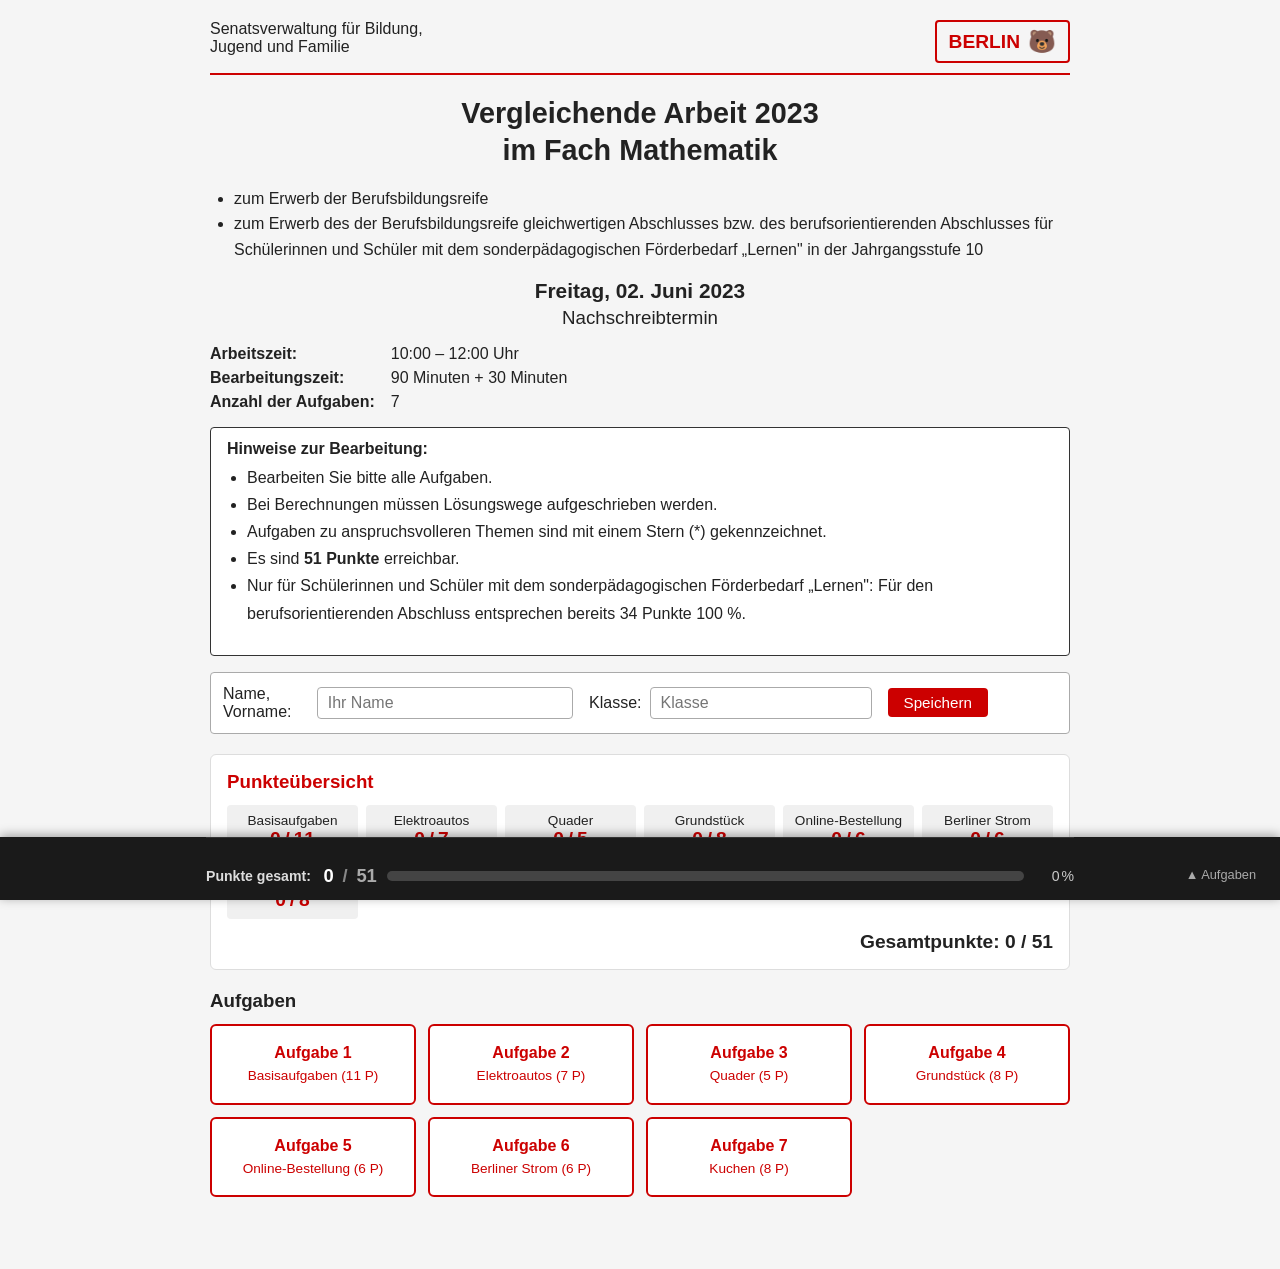
<file: index.html>
<!DOCTYPE html>
<html lang="de">
<head>
    <meta charset="UTF-8">
    <meta name="viewport" content="width=device-width, initial-scale=1.0">
    <title>Vergleichende Arbeit Mathematik 2023</title>
    <link rel="stylesheet" href="style.css">
</head>
<body>
    <div class="cover-page">
        <div class="header">
            <div class="header-text">
                <p>Senatsverwaltung für Bildung,<br>Jugend und Familie</p>
            </div>
            <div class="berlin-logo">
                <span class="berlin-text">BERLIN</span>
                <span class="bear">🐻</span>
            </div>
        </div>
        <div class="cover-content">
            <h1>Vergleichende Arbeit 2023<br>im Fach Mathematik</h1>
            <ul>
                <li>zum Erwerb der Berufsbildungsreife</li>
                <li>zum Erwerb des der Berufsbildungsreife gleichwertigen Abschlusses bzw. des berufsorientierenden Abschlusses für Schülerinnen und Schüler mit dem sonderpädagogischen Förderbedarf „Lernen" in der Jahrgangsstufe 10</li>
            </ul>
            <h2>Freitag, 02. Juni 2023</h2>
            <h3>Nachschreibtermin</h3>
            <div class="info-grid">
                <div><strong>Arbeitszeit:</strong></div><div>10:00 – 12:00 Uhr</div>
                <div><strong>Bearbeitungszeit:</strong></div><div>90 Minuten + 30 Minuten</div>
                <div><strong>Anzahl der Aufgaben:</strong></div><div>7</div>
            </div>
            <div class="hints-box">
                <p><strong>Hinweise zur Bearbeitung:</strong></p>
                <ul>
                    <li>Bearbeiten Sie bitte alle Aufgaben.</li>
                    <li>Bei Berechnungen müssen Lösungswege aufgeschrieben werden.</li>
                    <li>Aufgaben zu anspruchsvolleren Themen sind mit einem Stern (*) gekennzeichnet.</li>
                    <li>Es sind <strong>51 Punkte</strong> erreichbar.</li>
                    <li>Nur für Schülerinnen und Schüler mit dem sonderpädagogischen Förderbedarf „Lernen": Für den berufsorientierenden Abschluss entsprechen bereits 34 Punkte 100 %.</li>
                </ul>
            </div>
            <div class="student-info">
                <label>Name, Vorname: <input type="text" id="studentName" placeholder="Ihr Name"></label>
                <label>Klasse: <input type="text" id="studentClass" placeholder="Klasse"></label>
                <button onclick="saveStudentInfo()">Speichern</button>
            </div>
        </div>
        <div class="score-overview" id="scoreOverview">
            <h3>Punkteübersicht</h3>
            <div id="scoreGrid"></div>
            <div class="total-score">Gesamtpunkte: <span id="totalScore">0</span> / 51</div>
        </div>
        <nav class="task-nav">
            <h3>Aufgaben</h3>
            <div class="nav-grid">
                <a href="aufgabe1.html" class="nav-btn">Aufgabe 1<br><small>Basisaufgaben (11 P)</small></a>
                <a href="aufgabe2.html" class="nav-btn">Aufgabe 2<br><small>Elektroautos (7 P)</small></a>
                <a href="aufgabe3.html" class="nav-btn">Aufgabe 3<br><small>Quader (5 P)</small></a>
                <a href="aufgabe4.html" class="nav-btn">Aufgabe 4<br><small>Grundstück (8 P)</small></a>
                <a href="aufgabe5.html" class="nav-btn">Aufgabe 5<br><small>Online-Bestellung (6 P)</small></a>
                <a href="aufgabe6.html" class="nav-btn">Aufgabe 6<br><small>Berliner Strom (6 P)</small></a>
                <a href="aufgabe7.html" class="nav-btn">Aufgabe 7<br><small>Kuchen (8 P)</small></a>
            </div>
        </nav>
    </div>
    <script src="exam.js"></script>
    <script>
        loadStudentInfo();
        updateScoreOverview();
    </script>
</body>
</html>
</file>
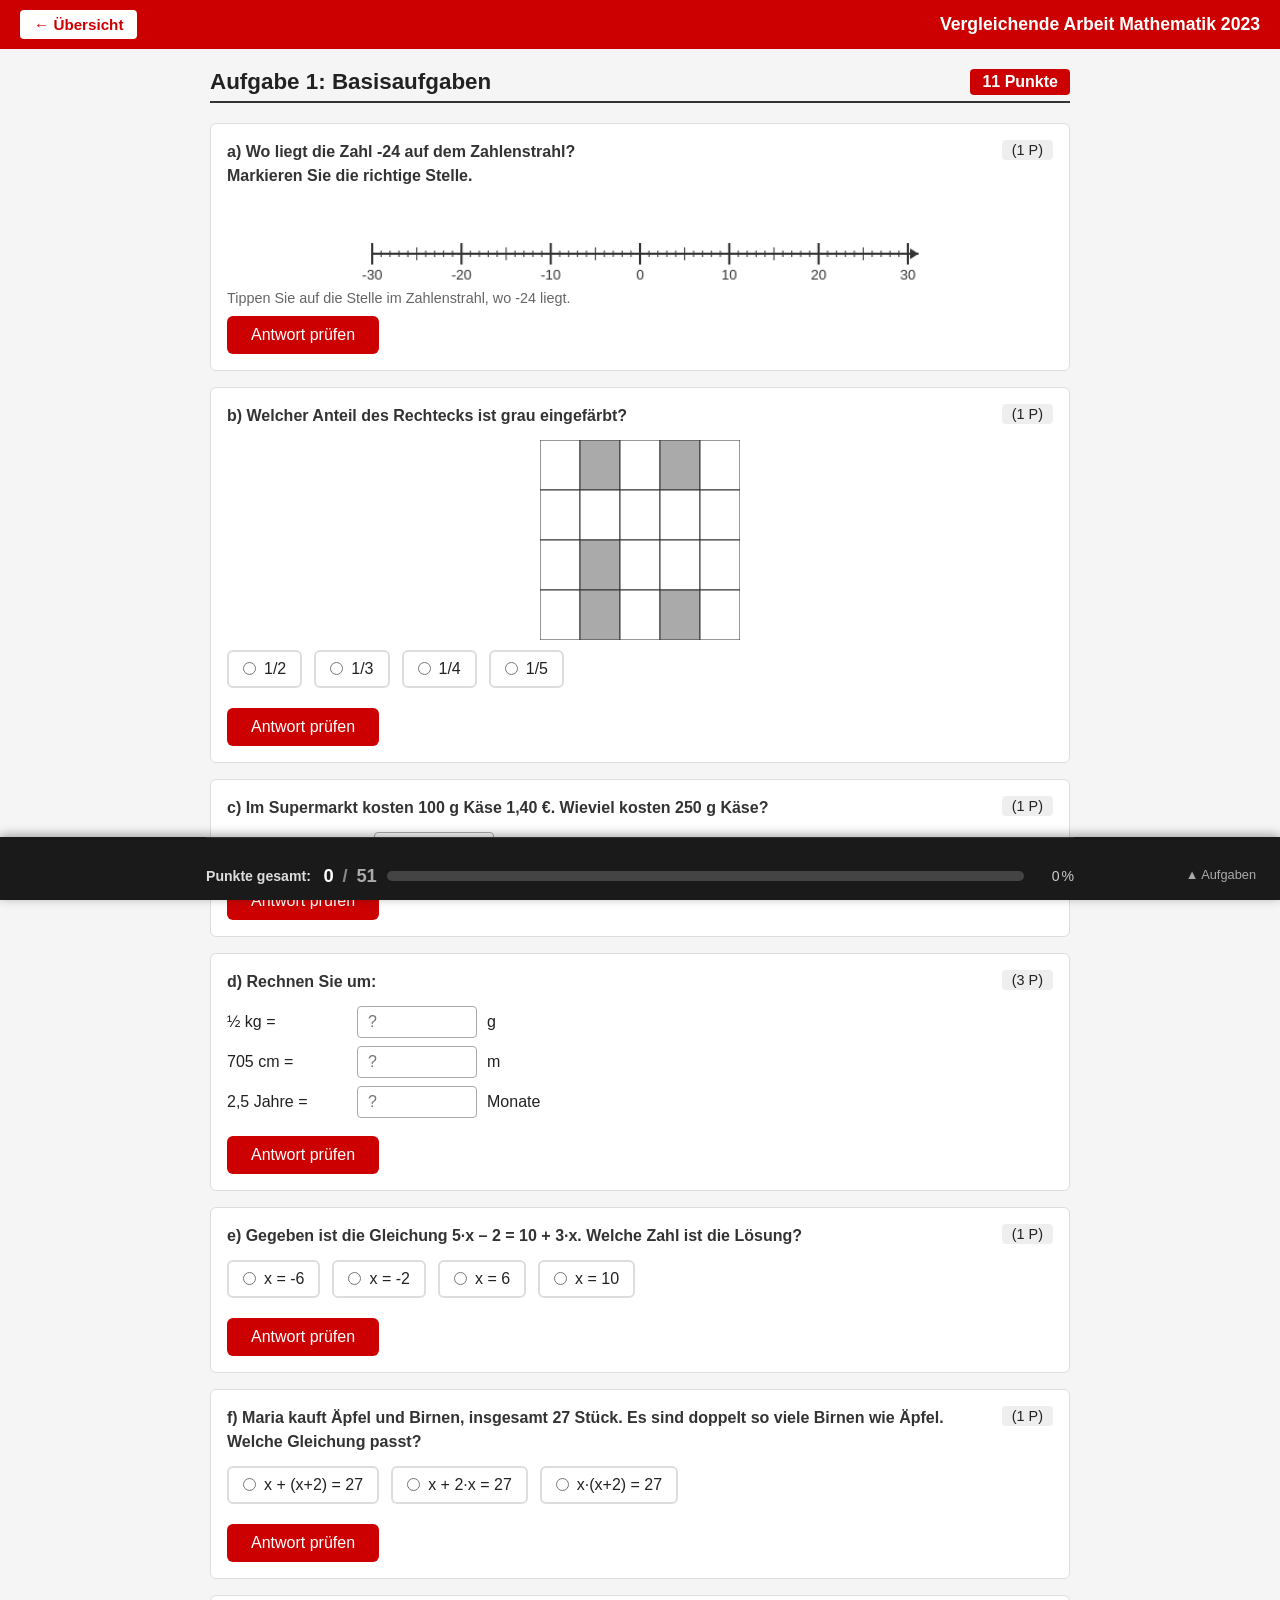
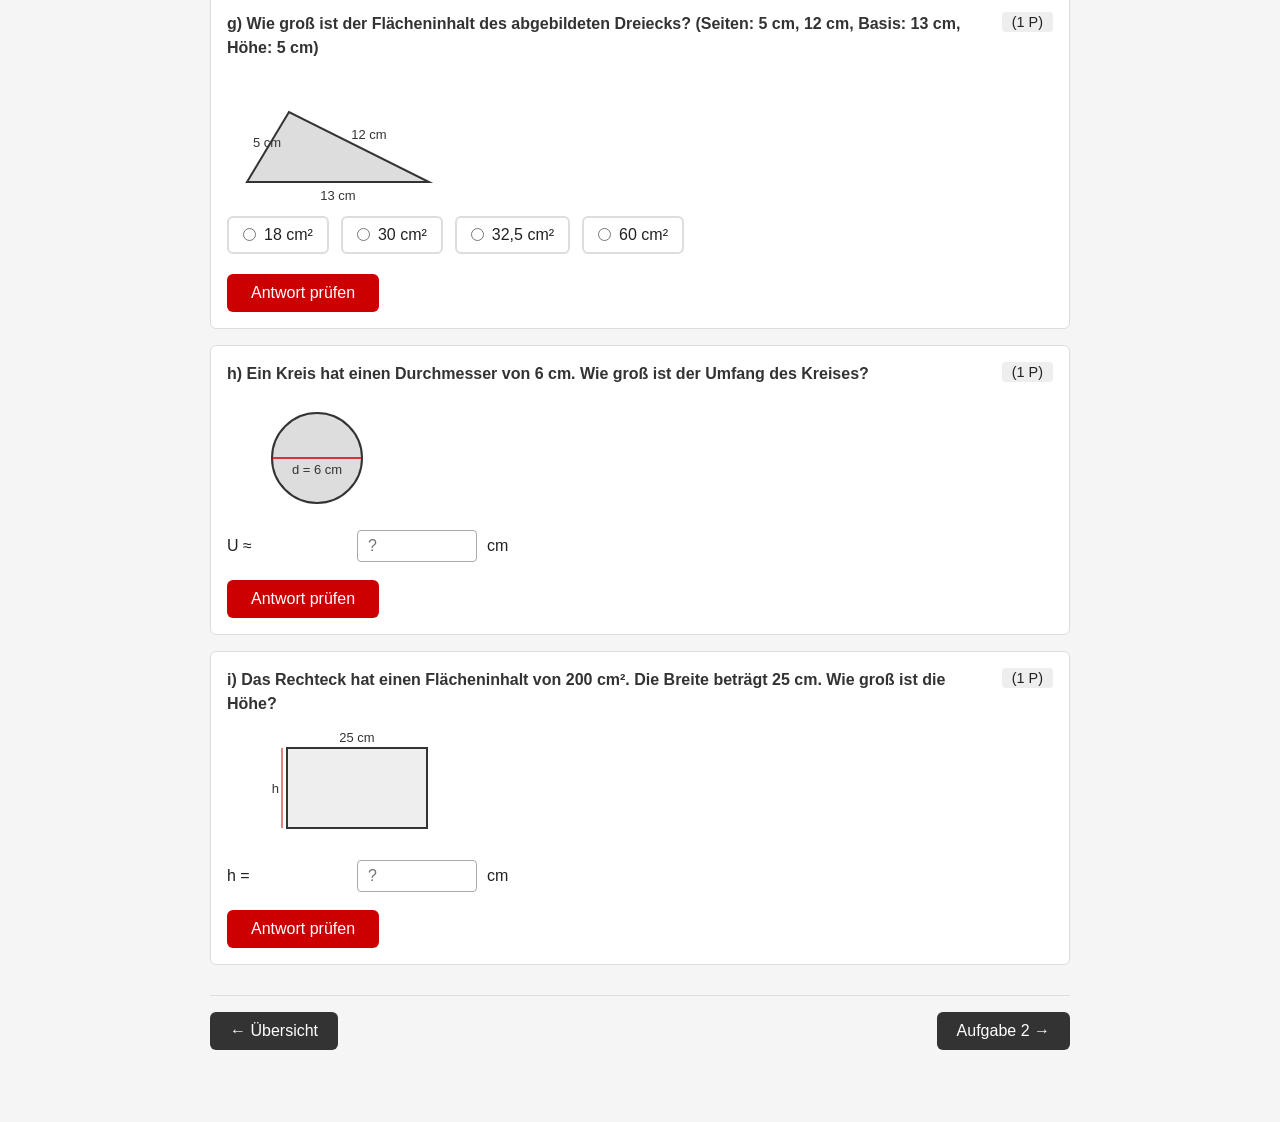
<file: aufgabe1.html>
<!DOCTYPE html>
<html lang="de">
<head>
    <meta charset="UTF-8">
    <meta name="viewport" content="width=device-width, initial-scale=1.0">
    <title>Aufgabe 1 – Basisaufgaben</title>
    <link rel="stylesheet" href="style.css">
</head>
<body>
<div class="page-header">
    <a href="index.html" class="back-btn">← Übersicht</a>
    <h2>Vergleichende Arbeit Mathematik 2023</h2>
</div>
<div class="task-page">
    <div class="task-title">
        Aufgabe 1: Basisaufgaben
        <span class="pts-badge">11 Punkte</span>
    </div>

    <!-- 1a: Zahlenstrahl -->
    <div class="subtask" id="sub1a">
        <div class="subtask-header">
            <div class="subtask-label">a) Wo liegt die Zahl -24 auf dem Zahlenstrahl?<br>Markieren Sie die richtige Stelle.</div>
            <div class="subtask-pts">(1 P)</div>
        </div>
        <canvas id="numberLineCanvas" width="560" height="80"></canvas>
        <p style="font-size:0.9rem;color:#666;margin-top:4px;">Tippen Sie auf die Stelle im Zahlenstrahl, wo -24 liegt.</p>
        <button class="submit-btn" id="btn1a" onclick="submit1a()">Antwort prüfen</button>
        <div class="feedback" id="fb1a"></div>
    </div>

    <!-- 1b: Bruch Rechteck -->
    <div class="subtask" id="sub1b">
        <div class="subtask-header">
            <div class="subtask-label">b) Welcher Anteil des Rechtecks ist grau eingefärbt?</div>
            <div class="subtask-pts">(1 P)</div>
        </div>
        <canvas id="rectCanvas" width="200" height="200" class="fraction-grid-canvas"></canvas>
        <div class="options" id="opts1b">
            <label class="option-label"><input type="radio" name="q1b" value="1/2"> 1/2</label>
            <label class="option-label"><input type="radio" name="q1b" value="1/3"> 1/3</label>
            <label class="option-label"><input type="radio" name="q1b" value="1/4"> 1/4</label>
            <label class="option-label"><input type="radio" name="q1b" value="1/5"> 1/5</label>
        </div>
        <button class="submit-btn" id="btn1b" onclick="submit1b()">Antwort prüfen</button>
        <div class="feedback" id="fb1b"></div>
    </div>

    <!-- 1c: Käse -->
    <div class="subtask" id="sub1c">
        <div class="subtask-header">
            <div class="subtask-label">c) Im Supermarkt kosten 100 g Käse 1,40 €. Wieviel kosten 250 g Käse?</div>
            <div class="subtask-pts">(1 P)</div>
        </div>
        <div class="input-row">
            <label>250 g Käse kosten:</label>
            <input type="text" id="in1c" placeholder="?"> €
        </div>
        <button class="submit-btn" id="btn1c" onclick="submit1c()">Antwort prüfen</button>
        <div class="feedback" id="fb1c"></div>
    </div>

    <!-- 1d: Umrechnung -->
    <div class="subtask" id="sub1d">
        <div class="subtask-header">
            <div class="subtask-label">d) Rechnen Sie um:</div>
            <div class="subtask-pts">(3 P)</div>
        </div>
        <div class="input-row">
            <label>½ kg =</label>
            <input type="text" id="in1d1" placeholder="?"> g
        </div>
        <div class="input-row">
            <label>705 cm =</label>
            <input type="text" id="in1d2" placeholder="?"> m
        </div>
        <div class="input-row">
            <label>2,5 Jahre =</label>
            <input type="text" id="in1d3" placeholder="?"> Monate
        </div>
        <button class="submit-btn" id="btn1d" onclick="submit1d()">Antwort prüfen</button>
        <div class="feedback" id="fb1d"></div>
    </div>

    <!-- 1e: Gleichung -->
    <div class="subtask" id="sub1e">
        <div class="subtask-header">
            <div class="subtask-label">e) Gegeben ist die Gleichung 5·x – 2 = 10 + 3·x. Welche Zahl ist die Lösung?</div>
            <div class="subtask-pts">(1 P)</div>
        </div>
        <div class="options" id="opts1e">
            <label class="option-label"><input type="radio" name="q1e" value="x=-6"> x = -6</label>
            <label class="option-label"><input type="radio" name="q1e" value="x=-2"> x = -2</label>
            <label class="option-label"><input type="radio" name="q1e" value="x=6"> x = 6</label>
            <label class="option-label"><input type="radio" name="q1e" value="x=10"> x = 10</label>
        </div>
        <button class="submit-btn" id="btn1e" onclick="submit1e()">Antwort prüfen</button>
        <div class="feedback" id="fb1e"></div>
    </div>

    <!-- 1f: Gleichung Äpfel/Birnen -->
    <div class="subtask" id="sub1f">
        <div class="subtask-header">
            <div class="subtask-label">f) Maria kauft Äpfel und Birnen, insgesamt 27 Stück. Es sind doppelt so viele Birnen wie Äpfel.<br>Welche Gleichung passt?</div>
            <div class="subtask-pts">(1 P)</div>
        </div>
        <div class="options" id="opts1f">
            <label class="option-label"><input type="radio" name="q1f" value="a"> x + (x+2) = 27</label>
            <label class="option-label"><input type="radio" name="q1f" value="b"> x + 2·x = 27</label>
            <label class="option-label"><input type="radio" name="q1f" value="c"> x·(x+2) = 27</label>
        </div>
        <button class="submit-btn" id="btn1f" onclick="submit1f()">Antwort prüfen</button>
        <div class="feedback" id="fb1f"></div>
    </div>

    <!-- 1g: Dreieck Flächeninhalt -->
    <div class="subtask" id="sub1g">
        <div class="subtask-header">
            <div class="subtask-label">g) Wie groß ist der Flächeninhalt des abgebildeten Dreiecks? (Seiten: 5 cm, 12 cm, Basis: 13 cm, Höhe: 5 cm)</div>
            <div class="subtask-pts">(1 P)</div>
        </div>
        <canvas id="triangleCanvas" width="300" height="130"></canvas>
        <div class="options" id="opts1g">
            <label class="option-label"><input type="radio" name="q1g" value="18"> 18 cm²</label>
            <label class="option-label"><input type="radio" name="q1g" value="30"> 30 cm²</label>
            <label class="option-label"><input type="radio" name="q1g" value="32.5"> 32,5 cm²</label>
            <label class="option-label"><input type="radio" name="q1g" value="60"> 60 cm²</label>
        </div>
        <button class="submit-btn" id="btn1g" onclick="submit1g()">Antwort prüfen</button>
        <div class="feedback" id="fb1g"></div>
    </div>

    <!-- 1h: Kreisumfang -->
    <div class="subtask" id="sub1h">
        <div class="subtask-header">
            <div class="subtask-label">h) Ein Kreis hat einen Durchmesser von 6 cm. Wie groß ist der Umfang des Kreises?</div>
            <div class="subtask-pts">(1 P)</div>
        </div>
        <canvas id="circleCanvas" width="180" height="120"></canvas>
        <div class="input-row">
            <label>U ≈</label>
            <input type="text" id="in1h" placeholder="?"> cm
        </div>
        <button class="submit-btn" id="btn1h" onclick="submit1h()">Antwort prüfen</button>
        <div class="feedback" id="fb1h"></div>
    </div>

    <!-- 1i: Rechteck Höhe -->
    <div class="subtask" id="sub1i">
        <div class="subtask-header">
            <div class="subtask-label">i) Das Rechteck hat einen Flächeninhalt von 200 cm². Die Breite beträgt 25 cm. Wie groß ist die Höhe?</div>
            <div class="subtask-pts">(1 P)</div>
        </div>
        <canvas id="rectHeightCanvas" width="220" height="120"></canvas>
        <div class="input-row">
            <label>h =</label>
            <input type="text" id="in1i" placeholder="?"> cm
        </div>
        <button class="submit-btn" id="btn1i" onclick="submit1i()">Antwort prüfen</button>
        <div class="feedback" id="fb1i"></div>
    </div>

    <div class="nav-footer">
        <a href="index.html">← Übersicht</a>
        <a href="aufgabe2.html">Aufgabe 2 →</a>
    </div>
</div>

<script src="exam.js"></script>
<script>
// ── Number Line ──
const NL_MIN = -30, NL_MAX = 30;
let nlMarkerX = null;
let nlCanvas, nlCtx;

function drawNumberLine(markerVal) {
    nlCanvas = document.getElementById('numberLineCanvas');
    nlCtx = nlCanvas.getContext('2d');
    const W = nlCanvas.width, H = nlCanvas.height;
    nlCtx.clearRect(0, 0, W, H);
    const PAD = 30;
    const lineY = H / 2 + 10;
    const lineW = W - 2 * PAD;

    function valToX(v) {
        return PAD + ((v - NL_MIN) / (NL_MAX - NL_MIN)) * lineW;
    }

    // Line
    nlCtx.beginPath();
    nlCtx.moveTo(PAD, lineY);
    nlCtx.lineTo(W - PAD + 10, lineY);
    nlCtx.lineWidth = 2;
    nlCtx.strokeStyle = '#333';
    nlCtx.stroke();
    // Arrow
    nlCtx.beginPath();
    nlCtx.moveTo(W - PAD + 10, lineY);
    nlCtx.lineTo(W - PAD + 2, lineY - 5);
    nlCtx.lineTo(W - PAD + 2, lineY + 5);
    nlCtx.fillStyle = '#333';
    nlCtx.fill();

    // Ticks and labels
    for (let v = NL_MIN; v <= NL_MAX; v++) {
        const x = valToX(v);
        const isMajor = v % 10 === 0;
        const isMed = v % 5 === 0;
        nlCtx.beginPath();
        nlCtx.moveTo(x, lineY - (isMajor ? 10 : isMed ? 6 : 3));
        nlCtx.lineTo(x, lineY + (isMajor ? 10 : isMed ? 6 : 3));
        nlCtx.lineWidth = isMajor ? 2 : 1;
        nlCtx.strokeStyle = '#333';
        nlCtx.stroke();
        if (isMajor) {
            nlCtx.fillStyle = '#333';
            nlCtx.font = '13px Arial';
            nlCtx.textAlign = 'center';
            nlCtx.fillText(v, x, lineY + 24);
        }
    }

    // Marker
    if (markerVal !== null) {
        const mx = valToX(markerVal);
        nlCtx.beginPath();
        nlCtx.arc(mx, lineY, 8, 0, Math.PI * 2);
        nlCtx.fillStyle = '#c00';
        nlCtx.fill();
        nlCtx.fillStyle = 'white';
        nlCtx.font = 'bold 10px Arial';
        nlCtx.textAlign = 'center';
        nlCtx.fillText('▼', mx, lineY + 4);
    }
}

drawNumberLine(null);

nlCanvas = document.getElementById('numberLineCanvas');
nlCanvas.addEventListener('click', function(e) {
    const ts = getTaskState('A1a');
    if (ts.correct) return;
    const rect = nlCanvas.getBoundingClientRect();
    const scaleX = nlCanvas.width / rect.width;
    const px = (e.clientX - rect.left) * scaleX;
    const PAD = 30;
    const lineW = nlCanvas.width - 2 * PAD;
    const val = NL_MIN + ((px - PAD) / lineW) * (NL_MAX - NL_MIN);
    nlMarkerX = Math.round(val);
    drawNumberLine(nlMarkerX);
});

function submit1a() {
    const ts = getTaskState('A1a');
    const firstTry = !ts.submitted;
    if (nlMarkerX === null) {
        showFeedback('fb1a', false, 'Bitte markieren Sie eine Stelle auf dem Zahlenstrahl.', 0);
        return;
    }
    const correct = nlMarkerX === -24;
    let msg, pts = 0;
    if (correct) {
        msg = 'Richtig! -24 liegt zwischen -30 und -20, näher an -20.';
        if (firstTry) pts = 1;
        document.getElementById('btn1a').disabled = true;
    } else {
        msg = 'Nicht ganz. Tipp: -24 liegt zwischen -30 und -20. Schauen Sie genau hin und versuchen Sie es nochmal.';
    }
    const fbText = (correct ? '✓ ' : '✗ ') + msg + (correct && pts > 0 ? ` <span class="points-earned">+${pts} Punkt</span>` : '');
    setTaskState('A1a', { submitted: true, correct, points: firstTry && correct ? pts : (ts.points || 0), feedbackText: fbText, answer: nlMarkerX });
    const fb = document.getElementById('fb1a');
    fb.className = 'feedback ' + (correct ? 'correct' : 'incorrect');
    fb.innerHTML = fbText;
    fb.style.display = 'block';
}

// ── Rectangle fraction ──
function drawRectFraction() {
    const canvas = document.getElementById('rectCanvas');
    const ctx = canvas.getContext('2d');
    const W = canvas.width, H = canvas.height;
    ctx.clearRect(0, 0, W, H);
    const cols = 5, rows = 5;
    const cw = W / cols, ch = H / rows;

    // Gray cells from the exam image: 5 columns, 5 rows
    // Looking at the image: roughly 1/4 of cells are gray (5 out of 20 visible = 1/4)
    // The grid is 5x5=25 cells, gray appears to be about 5 cells = 1/5? 
    // Based on original: appears to be a 4x5 grid with some gray cells
    // Let's use a 4x5 grid (4 cols, 5 rows = 20 cells), 5 gray = 1/4
    // Actually from the image it looks like a 5-column, 4-row grid with specific gray pattern
    // The answer is 1/4. We'll draw accordingly.
    const COLS = 4, ROWS = 4;
    const CW = W / COLS, CH = H / ROWS;
    // Gray cells: 4 out of 16 = 1/4
    const grayCells = [[0,0],[1,1],[2,2],[3,3]]; // diagonal = 4/16 = 1/4
    // Actually let's use the column pattern from exam - col 1 and 3 certain rows
    // From image analysis: 5 gray cells in a 5x4=20 grid = 1/4 (5/20)
    // Let me use 5 cols x 4 rows = 20, with 5 gray = 1/4
    const COLS2 = 5, ROWS2 = 4;
    const CW2 = W / COLS2, CH2 = H / ROWS2;
    const grayCells2 = [[1,0],[3,0],[1,2],[1,3],[3,3]]; // 5 cells = 5/20 = 1/4

    for (let r = 0; r < ROWS2; r++) {
        for (let c = 0; c < COLS2; c++) {
            const isGray = grayCells2.some(([gc, gr]) => gc === c && gr === r);
            ctx.fillStyle = isGray ? '#aaa' : 'white';
            ctx.fillRect(c * CW2, r * CH2, CW2, CH2);
            ctx.strokeStyle = '#333';
            ctx.strokeRect(c * CW2, r * CH2, CW2, CH2);
        }
    }
}
drawRectFraction();

function submit1b() {
    const ts = getTaskState('A1b');
    const firstTry = !ts.submitted;
    const sel = document.querySelector('input[name="q1b"]:checked');
    if (!sel) { showFeedback('fb1b', false, 'Bitte wählen Sie eine Antwort aus.', 0); return; }
    const correct = sel.value === '1/4';
    let msg, pts = 0;
    if (correct) {
        msg = 'Richtig! 5 von 20 Feldern sind grau eingefärbt, das entspricht 1/4.';
        if (firstTry) pts = 1;
        document.getElementById('btn1b').disabled = true;
    } else {
        msg = 'Nicht korrekt. Tipp: Zählen Sie die grauen Felder und die Gesamtanzahl der Felder.';
    }
    const fbText = (correct ? '✓ ' : '✗ ') + msg + (correct && pts > 0 ? ` <span class="points-earned">+${pts} Punkt</span>` : '');
    setTaskState('A1b', { submitted: true, correct, points: firstTry && correct ? pts : (ts.points || 0), feedbackText: fbText });
    const fb = document.getElementById('fb1b');
    fb.className = 'feedback ' + (correct ? 'correct' : 'incorrect');
    fb.innerHTML = fbText;
    fb.style.display = 'block';
}

function submit1c() {
    const ts = getTaskState('A1c');
    const firstTry = !ts.submitted;
    const val = parseGerman(document.getElementById('in1c').value);
    const correct = approxEqual(val, 3.5, 0.01);
    let msg, pts = 0;
    if (correct) {
        msg = 'Richtig! 100g → 1,40 €, also 250g → 2,5 × 1,40 € = 3,50 €';
        if (firstTry) pts = 1;
        document.getElementById('btn1c').disabled = true;
    } else {
        msg = 'Nicht korrekt. Tipp: Berechnen Sie zuerst den Preis für 1g und dann für 250g.';
    }
    const fbText = (correct ? '✓ ' : '✗ ') + msg + (correct && pts > 0 ? ` <span class="points-earned">+${pts} Punkt</span>` : '');
    setTaskState('A1c', { submitted: true, correct, points: firstTry && correct ? pts : (ts.points || 0), feedbackText: fbText });
    const fb = document.getElementById('fb1c');
    fb.className = 'feedback ' + (correct ? 'correct' : 'incorrect');
    fb.innerHTML = fbText;
    fb.style.display = 'block';
}

function submit1d() {
    const ts = getTaskState('A1d');
    const firstTry = !ts.submitted;
    const v1 = parseGerman(document.getElementById('in1d1').value);
    const v2 = parseGerman(document.getElementById('in1d2').value);
    const v3 = parseGerman(document.getElementById('in1d3').value);
    const c1 = approxEqual(v1, 500, 0.01);
    const c2 = approxEqual(v2, 7.05, 0.01);
    const c3 = approxEqual(v3, 30, 0.01);
    const numCorrect = [c1, c2, c3].filter(Boolean).length;
    const allCorrect = numCorrect === 3;
    let pts = 0;
    let msgs = [];
    if (!c1) msgs.push('½ kg: 1 kg = 1000 g → ½ kg = 500 g');
    if (!c2) msgs.push('705 cm: 1 m = 100 cm → 705 cm = 7,05 m');
    if (!c3) msgs.push('2,5 Jahre: 1 Jahr = 12 Monate → 2,5 × 12 = 30 Monate');
    let msg;
    if (allCorrect) {
        msg = 'Alle drei Umrechnungen sind richtig! (500 g | 7,05 m | 30 Monate)';
        if (firstTry) pts = 3;
        document.getElementById('btn1d').disabled = true;
    } else {
        msg = `${numCorrect} von 3 Umrechnungen korrekt. Hinweise: ${msgs.join(' | ')}`;
    }
    const fbText = (allCorrect ? '✓ ' : '✗ ') + msg + (allCorrect && pts > 0 ? ` <span class="points-earned">+${pts} Punkte</span>` : '');
    setTaskState('A1d', { submitted: true, correct: allCorrect, points: firstTry && allCorrect ? pts : (ts.points || 0), feedbackText: fbText });
    const fb = document.getElementById('fb1d');
    fb.className = 'feedback ' + (allCorrect ? 'correct' : 'incorrect');
    fb.innerHTML = fbText;
    fb.style.display = 'block';
}

function submit1e() {
    const ts = getTaskState('A1e');
    const firstTry = !ts.submitted;
    const sel = document.querySelector('input[name="q1e"]:checked');
    if (!sel) { showFeedback('fb1e', false, 'Bitte wählen Sie eine Antwort.', 0); return; }
    const correct = sel.value === 'x=6';
    let msg, pts = 0;
    if (correct) {
        msg = 'Richtig! 5x – 2 = 10 + 3x → 2x = 12 → x = 6';
        if (firstTry) pts = 1;
        document.getElementById('btn1e').disabled = true;
    } else {
        msg = 'Nicht korrekt. Tipp: Bringen Sie alle x auf eine Seite: 5x – 3x = 10 + 2';
    }
    const fbText = (correct ? '✓ ' : '✗ ') + msg + (correct && pts > 0 ? ` <span class="points-earned">+${pts} Punkt</span>` : '');
    setTaskState('A1e', { submitted: true, correct, points: firstTry && correct ? pts : (ts.points || 0), feedbackText: fbText });
    const fb = document.getElementById('fb1e');
    fb.className = 'feedback ' + (correct ? 'correct' : 'incorrect');
    fb.innerHTML = fbText;
    fb.style.display = 'block';
}

function submit1f() {
    const ts = getTaskState('A1f');
    const firstTry = !ts.submitted;
    const sel = document.querySelector('input[name="q1f"]:checked');
    if (!sel) { showFeedback('fb1f', false, 'Bitte wählen Sie eine Antwort.', 0); return; }
    const correct = sel.value === 'b';
    let msg, pts = 0;
    if (correct) {
        msg = 'Richtig! x steht für die Anzahl der Äpfel, 2·x für die Birnen → x + 2·x = 27';
        if (firstTry) pts = 1;
        document.getElementById('btn1f').disabled = true;
    } else {
        msg = 'Nicht korrekt. Tipp: x = Anzahl Äpfel. "Doppelt so viele Birnen" bedeutet 2·x Birnen. Wie viel ist zusammen?';
    }
    const fbText = (correct ? '✓ ' : '✗ ') + msg + (correct && pts > 0 ? ` <span class="points-earned">+${pts} Punkt</span>` : '');
    setTaskState('A1f', { submitted: true, correct, points: firstTry && correct ? pts : (ts.points || 0), feedbackText: fbText });
    const fb = document.getElementById('fb1f');
    fb.className = 'feedback ' + (correct ? 'correct' : 'incorrect');
    fb.innerHTML = fbText;
    fb.style.display = 'block';
}

// Triangle drawing
function drawTriangle() {
    const canvas = document.getElementById('triangleCanvas');
    const ctx = canvas.getContext('2d');
    const W = canvas.width, H = canvas.height;
    ctx.clearRect(0, 0, W, H);
    // Triangle with base 13, left side 5 (height), right side 12
    // Let's place it: bottom-left at (20, H-20), base 13 units wide
    const scale = 14;
    const bx = 20, by = H - 20;
    const ex = bx + 13 * scale, ey = by;
    // apex: based on the exam image the apex appears to be closer to the left side
    // With sides 5 (left from apex to a point), 12 (right), base 13
    // Actually: the triangle has a height drawn from apex. height appears to be 5 (left label)
    // base = 13, the vertical height-like dimension is 5
    // Let's compute: place apex at top
    const ax = bx + 3 * scale, ay = by - 5 * scale;
    
    ctx.beginPath();
    ctx.moveTo(ax, ay);
    ctx.lineTo(bx, by);
    ctx.lineTo(ex, ey);
    ctx.closePath();
    ctx.fillStyle = '#ddd';
    ctx.fill();
    ctx.strokeStyle = '#333';
    ctx.lineWidth = 2;
    ctx.stroke();

    // Labels
    ctx.fillStyle = '#333';
    ctx.font = '13px Arial';
    ctx.textAlign = 'center';
    ctx.fillText('13 cm', (bx + ex) / 2, by + 18);
    ctx.fillText('5 cm', ax - 22, (ay + by) / 2);
    ctx.fillText('12 cm', (ax + ex) / 2 + 10, (ay + ey) / 2 - 8);
}
drawTriangle();

function submit1g() {
    const ts = getTaskState('A1g');
    const firstTry = !ts.submitted;
    const sel = document.querySelector('input[name="q1g"]:checked');
    if (!sel) { showFeedback('fb1g', false, 'Bitte wählen Sie eine Antwort.', 0); return; }
    // A = (5 × 12) / 2 = 30 cm²
    const correct = sel.value === '30';
    let msg, pts = 0;
    if (correct) {
        msg = 'Richtig! A = (5 × 12) / 2 = 30 cm²';
        if (firstTry) pts = 1;
        document.getElementById('btn1g').disabled = true;
    } else {
        msg = 'Nicht korrekt. Tipp: Flächeninhalt Dreieck = (Kathete₁ × Kathete₂) / 2 = (5 × 12) / 2 = 30 cm²';
    }
    const fbText = (correct ? '✓ ' : '✗ ') + msg + (correct && pts > 0 ? ` <span class="points-earned">+${pts} Punkt</span>` : '');
    setTaskState('A1g', { submitted: true, correct, points: firstTry && correct ? pts : (ts.points || 0), feedbackText: fbText });
    const fb = document.getElementById('fb1g');
    fb.className = 'feedback ' + (correct ? 'correct' : 'incorrect');
    fb.innerHTML = fbText;
    fb.style.display = 'block';
}

// Circle drawing
function drawCircle() {
    const canvas = document.getElementById('circleCanvas');
    const ctx = canvas.getContext('2d');
    ctx.clearRect(0, 0, canvas.width, canvas.height);
    const cx = 90, cy = 60, r = 45;
    ctx.beginPath();
    ctx.arc(cx, cy, r, 0, Math.PI * 2);
    ctx.fillStyle = '#ddd';
    ctx.fill();
    ctx.strokeStyle = '#333';
    ctx.lineWidth = 2;
    ctx.stroke();
    // diameter line
    ctx.beginPath();
    ctx.moveTo(cx - r, cy);
    ctx.lineTo(cx + r, cy);
    ctx.strokeStyle = '#c00';
    ctx.lineWidth = 1.5;
    ctx.stroke();
    ctx.fillStyle = '#333';
    ctx.font = '13px Arial';
    ctx.textAlign = 'center';
    ctx.fillText('d = 6 cm', cx, cy + 16);
}
drawCircle();

function submit1h() {
    const ts = getTaskState('A1h');
    const firstTry = !ts.submitted;
    const val = parseGerman(document.getElementById('in1h').value);
    // U = π × d = π × 6 ≈ 18.85
    const correct = approxEqual(val, 6 * Math.PI, 0.1);
    let msg, pts = 0;
    if (correct) {
        msg = 'Richtig! U = π × d = π × 6 ≈ 18,85 cm';
        if (firstTry) pts = 1;
        document.getElementById('btn1h').disabled = true;
    } else {
        msg = 'Nicht korrekt. Tipp: Umfang Kreis = π × Durchmesser. Der Durchmesser beträgt 6 cm.';
    }
    const fbText = (correct ? '✓ ' : '✗ ') + msg + (correct && pts > 0 ? ` <span class="points-earned">+${pts} Punkt</span>` : '');
    setTaskState('A1h', { submitted: true, correct, points: firstTry && correct ? pts : (ts.points || 0), feedbackText: fbText });
    const fb = document.getElementById('fb1h');
    fb.className = 'feedback ' + (correct ? 'correct' : 'incorrect');
    fb.innerHTML = fbText;
    fb.style.display = 'block';
}

// Rectangle height drawing
function drawRectHeight() {
    const canvas = document.getElementById('rectHeightCanvas');
    const ctx = canvas.getContext('2d');
    ctx.clearRect(0, 0, canvas.width, canvas.height);
    const rx = 60, ry = 20, rw = 140, rh = 80;
    ctx.fillStyle = '#eee';
    ctx.fillRect(rx, ry, rw, rh);
    ctx.strokeStyle = '#333';
    ctx.lineWidth = 2;
    ctx.strokeRect(rx, ry, rw, rh);
    ctx.fillStyle = '#333';
    ctx.font = '13px Arial';
    ctx.textAlign = 'center';
    ctx.fillText('25 cm', rx + rw / 2, ry - 6);
    ctx.textAlign = 'right';
    ctx.fillText('h', rx - 8, ry + rh / 2 + 5);
    // arrows for h
    ctx.beginPath();
    ctx.moveTo(rx - 5, ry);
    ctx.lineTo(rx - 5, ry + rh);
    ctx.strokeStyle = '#c00';
    ctx.lineWidth = 1;
    ctx.stroke();
}
drawRectHeight();

function submit1i() {
    const ts = getTaskState('A1i');
    const firstTry = !ts.submitted;
    const val = parseGerman(document.getElementById('in1i').value);
    // A = b × h → h = A/b = 200/25 = 8
    const correct = approxEqual(val, 8, 0.01);
    let msg, pts = 0;
    if (correct) {
        msg = 'Richtig! h = A / b = 200 cm² / 25 cm = 8 cm';
        if (firstTry) pts = 1;
        document.getElementById('btn1i').disabled = true;
    } else {
        msg = 'Nicht korrekt. Tipp: A = Breite × Höhe → Höhe = Fläche / Breite = 200 / 25';
    }
    const fbText = (correct ? '✓ ' : '✗ ') + msg + (correct && pts > 0 ? ` <span class="points-earned">+${pts} Punkt</span>` : '');
    setTaskState('A1i', { submitted: true, correct, points: firstTry && correct ? pts : (ts.points || 0), feedbackText: fbText });
    const fb = document.getElementById('fb1i');
    fb.className = 'feedback ' + (correct ? 'correct' : 'incorrect');
    fb.innerHTML = fbText;
    fb.style.display = 'block';
}

// Restore all states on load
(function restoreAll() {
    const tasks = [
        {id:'A1a', fb:'fb1a', btn:'btn1a'},
        {id:'A1b', fb:'fb1b', btn:'btn1b'},
        {id:'A1c', fb:'fb1c', btn:'btn1c'},
        {id:'A1d', fb:'fb1d', btn:'btn1d'},
        {id:'A1e', fb:'fb1e', btn:'btn1e'},
        {id:'A1f', fb:'fb1f', btn:'btn1f'},
        {id:'A1g', fb:'fb1g', btn:'btn1g'},
        {id:'A1h', fb:'fb1h', btn:'btn1h'},
        {id:'A1i', fb:'fb1i', btn:'btn1i'},
    ];
    for (const t of tasks) {
        const ts = getTaskState(t.id);
        if (ts.submitted) {
            const fb = document.getElementById(t.fb);
            if (fb) {
                fb.className = 'feedback ' + (ts.correct ? 'correct' : 'incorrect');
                fb.innerHTML = ts.feedbackText || '';
                fb.style.display = 'block';
            }
            if (ts.correct) {
                const btn = document.getElementById(t.btn);
                if (btn) btn.disabled = true;
            }
        }
    }
    // restore number line
    const ts1a = getTaskState('A1a');
    if (ts1a.answer !== undefined) {
        nlMarkerX = ts1a.answer;
        drawNumberLine(nlMarkerX);
    }
    // restore radio selections
    ['1b','1e','1f','1g'].forEach(x => {
        const ts = getTaskState('A1' + x.charAt(1).toUpperCase() + x.slice(2));
        // simpler: just skip restoring radio (they won't be saved)
    });
})();
</script>
</body>
</html>
</file>
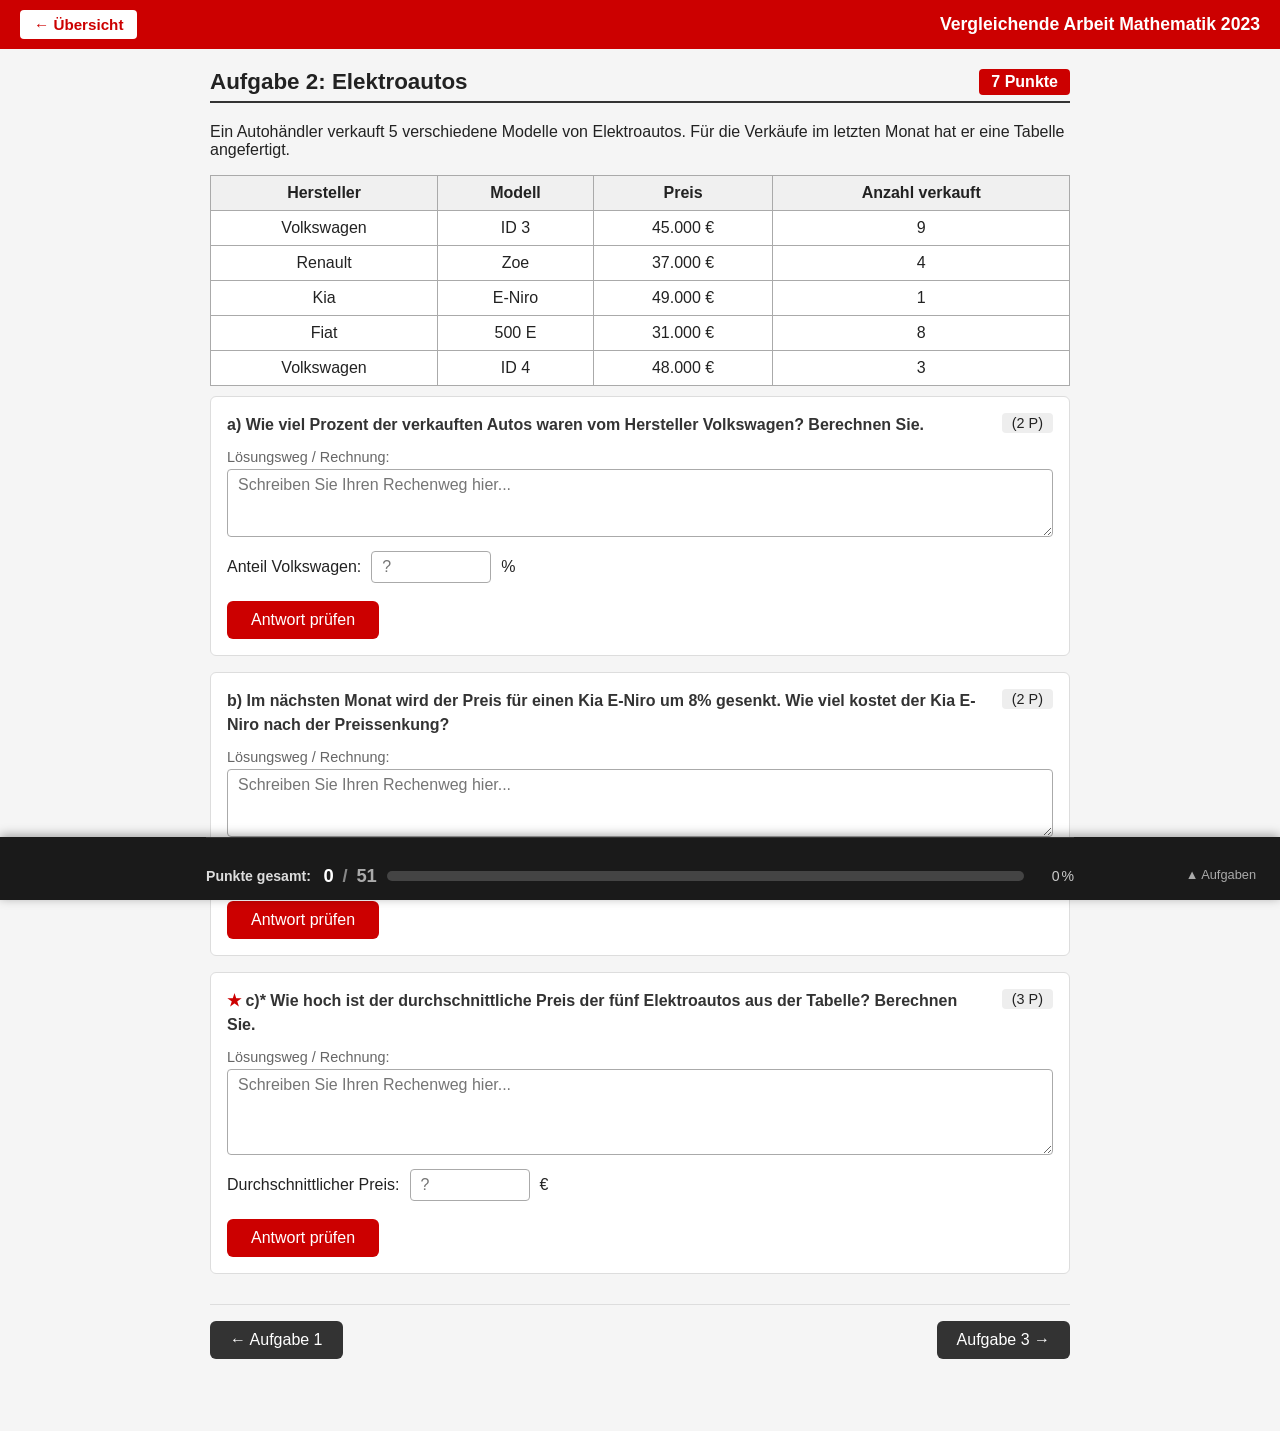
<file: aufgabe2.html>
<!DOCTYPE html>
<html lang="de">
<head>
    <meta charset="UTF-8">
    <meta name="viewport" content="width=device-width, initial-scale=1.0">
    <title>Aufgabe 2 – Elektroautos</title>
    <link rel="stylesheet" href="style.css">
</head>
<body>
<div class="page-header">
    <a href="index.html" class="back-btn">← Übersicht</a>
    <h2>Vergleichende Arbeit Mathematik 2023</h2>
</div>
<div class="task-page">
    <div class="task-title">
        Aufgabe 2: Elektroautos
        <span class="pts-badge">7 Punkte</span>
    </div>
    <p style="margin-bottom:16px;">Ein Autohändler verkauft 5 verschiedene Modelle von Elektroautos. Für die Verkäufe im letzten Monat hat er eine Tabelle angefertigt.</p>

    <table>
        <thead>
            <tr><th>Hersteller</th><th>Modell</th><th>Preis</th><th>Anzahl verkauft</th></tr>
        </thead>
        <tbody>
            <tr><td>Volkswagen</td><td>ID 3</td><td>45.000 €</td><td>9</td></tr>
            <tr><td>Renault</td><td>Zoe</td><td>37.000 €</td><td>4</td></tr>
            <tr><td>Kia</td><td>E-Niro</td><td>49.000 €</td><td>1</td></tr>
            <tr><td>Fiat</td><td>500 E</td><td>31.000 €</td><td>8</td></tr>
            <tr><td>Volkswagen</td><td>ID 4</td><td>48.000 €</td><td>3</td></tr>
        </tbody>
    </table>

    <!-- 2a -->
    <div class="subtask" id="sub2a">
        <div class="subtask-header">
            <div class="subtask-label">a) Wie viel Prozent der verkauften Autos waren vom Hersteller Volkswagen? Berechnen Sie.</div>
            <div class="subtask-pts">(2 P)</div>
        </div>
        <div class="work-area">
            <label>Lösungsweg / Rechnung:</label>
            <textarea id="work2a" rows="3" placeholder="Schreiben Sie Ihren Rechenweg hier..."></textarea>
        </div>
        <div class="input-row">
            <label>Anteil Volkswagen:</label>
            <input type="text" id="in2a" placeholder="?"> %
        </div>
        <button class="submit-btn" id="btn2a" onclick="submit2a()">Antwort prüfen</button>
        <div class="feedback" id="fb2a"></div>
    </div>

    <!-- 2b -->
    <div class="subtask" id="sub2b">
        <div class="subtask-header">
            <div class="subtask-label">b) Im nächsten Monat wird der Preis für einen Kia E-Niro um 8% gesenkt. Wie viel kostet der Kia E-Niro nach der Preissenkung?</div>
            <div class="subtask-pts">(2 P)</div>
        </div>
        <div class="work-area">
            <label>Lösungsweg / Rechnung:</label>
            <textarea id="work2b" rows="3" placeholder="Schreiben Sie Ihren Rechenweg hier..."></textarea>
        </div>
        <div class="input-row">
            <label>Neuer Preis:</label>
            <input type="text" id="in2b" placeholder="?"> €
        </div>
        <button class="submit-btn" id="btn2b" onclick="submit2b()">Antwort prüfen</button>
        <div class="feedback" id="fb2b"></div>
    </div>

    <!-- 2c* -->
    <div class="subtask star-task" id="sub2c">
        <div class="subtask-header">
            <div class="subtask-label">c)* Wie hoch ist der durchschnittliche Preis der fünf Elektroautos aus der Tabelle? Berechnen Sie.</div>
            <div class="subtask-pts">(3 P)</div>
        </div>
        <div class="work-area">
            <label>Lösungsweg / Rechnung:</label>
            <textarea id="work2c" rows="4" placeholder="Schreiben Sie Ihren Rechenweg hier..."></textarea>
        </div>
        <div class="input-row">
            <label>Durchschnittlicher Preis:</label>
            <input type="text" id="in2c" placeholder="?"> €
        </div>
        <button class="submit-btn" id="btn2c" onclick="submit2c()">Antwort prüfen</button>
        <div class="feedback" id="fb2c"></div>
    </div>

    <div class="nav-footer">
        <a href="aufgabe1.html">← Aufgabe 1</a>
        <a href="aufgabe3.html">Aufgabe 3 →</a>
    </div>
</div>
<script src="exam.js"></script>
<script>
function submit2a() {
    const ts = getTaskState('A2a');
    const firstTry = !ts.submitted;
    const val = parseGerman(document.getElementById('in2a').value);
    // VW: ID3=9, ID4=3 → 12 total; all=9+4+1+8+3=25; 12/25=48%
    const correct = approxEqual(val, 48, 0.5);
    let msg, pts = 0;
    if (correct) {
        msg = 'Richtig! VW-Autos: 9+3=12, Gesamt: 25. Anteil: 12/25 × 100 = 48 %';
        if (firstTry) pts = 2;
        document.getElementById('btn2a').disabled = true;
    } else {
        msg = 'Nicht korrekt. Tipp: Zählen Sie alle VW-Autos (ID3 + ID4) und teilen Sie durch die Gesamtzahl aller verkauften Autos.';
    }
    const fbText = (correct ? '✓ ' : '✗ ') + msg + (correct && pts > 0 ? ` <span class="points-earned">+${pts} Punkte</span>` : '');
    setTaskState('A2a', { submitted: true, correct, points: firstTry && correct ? pts : (ts.points || 0), feedbackText: fbText });
    const fb = document.getElementById('fb2a');
    fb.className = 'feedback ' + (correct ? 'correct' : 'incorrect');
    fb.innerHTML = fbText;
    fb.style.display = 'block';
}

function submit2b() {
    const ts = getTaskState('A2b');
    const firstTry = !ts.submitted;
    const val = parseGerman(document.getElementById('in2b').value);
    // 49000 × 0.92 = 45080
    const correct = approxEqual(val, 45080, 10);
    let msg, pts = 0;
    if (correct) {
        msg = 'Richtig! 49.000 € × (1 – 0,08) = 49.000 × 0,92 = 45.080 €';
        if (firstTry) pts = 2;
        document.getElementById('btn2b').disabled = true;
    } else {
        msg = 'Nicht korrekt. Tipp: Berechnen Sie 8% von 49.000 € und ziehen Sie diesen Betrag ab.';
    }
    const fbText = (correct ? '✓ ' : '✗ ') + msg + (correct && pts > 0 ? ` <span class="points-earned">+${pts} Punkte</span>` : '');
    setTaskState('A2b', { submitted: true, correct, points: firstTry && correct ? pts : (ts.points || 0), feedbackText: fbText });
    const fb = document.getElementById('fb2b');
    fb.className = 'feedback ' + (correct ? 'correct' : 'incorrect');
    fb.innerHTML = fbText;
    fb.style.display = 'block';
}

function submit2c() {
    const ts = getTaskState('A2c');
    const firstTry = !ts.submitted;
    const val = parseGerman(document.getElementById('in2c').value);
    // (45000+37000+49000+31000+48000)/5 = 210000/5 = 42000
    const correct = approxEqual(val, 42000, 10);
    let msg, pts = 0;
    if (correct) {
        msg = 'Richtig! (45.000 + 37.000 + 49.000 + 31.000 + 48.000) / 5 = 210.000 / 5 = 42.000 €';
        if (firstTry) pts = 3;
        document.getElementById('btn2c').disabled = true;
    } else {
        msg = 'Nicht korrekt. Tipp: Addieren Sie alle 5 Preise und teilen Sie durch 5 (Anzahl der Modelle).';
    }
    const fbText = (correct ? '✓ ' : '✗ ') + msg + (correct && pts > 0 ? ` <span class="points-earned">+${pts} Punkte</span>` : '');
    setTaskState('A2c', { submitted: true, correct, points: firstTry && correct ? pts : (ts.points || 0), feedbackText: fbText });
    const fb = document.getElementById('fb2c');
    fb.className = 'feedback ' + (correct ? 'correct' : 'incorrect');
    fb.innerHTML = fbText;
    fb.style.display = 'block';
}

// Restore
(function() {
    [['A2a','fb2a','btn2a'],['A2b','fb2b','btn2b'],['A2c','fb2c','btn2c']].forEach(([id,fb,btn]) => {
        const ts = getTaskState(id);
        if (ts.submitted) {
            const fbEl = document.getElementById(fb);
            if (fbEl) { fbEl.className='feedback '+(ts.correct?'correct':'incorrect'); fbEl.innerHTML=ts.feedbackText||''; fbEl.style.display='block'; }
            if (ts.correct) { const b=document.getElementById(btn); if(b) b.disabled=true; }
        }
    });
})();
</script>
</body>
</html>
</file>
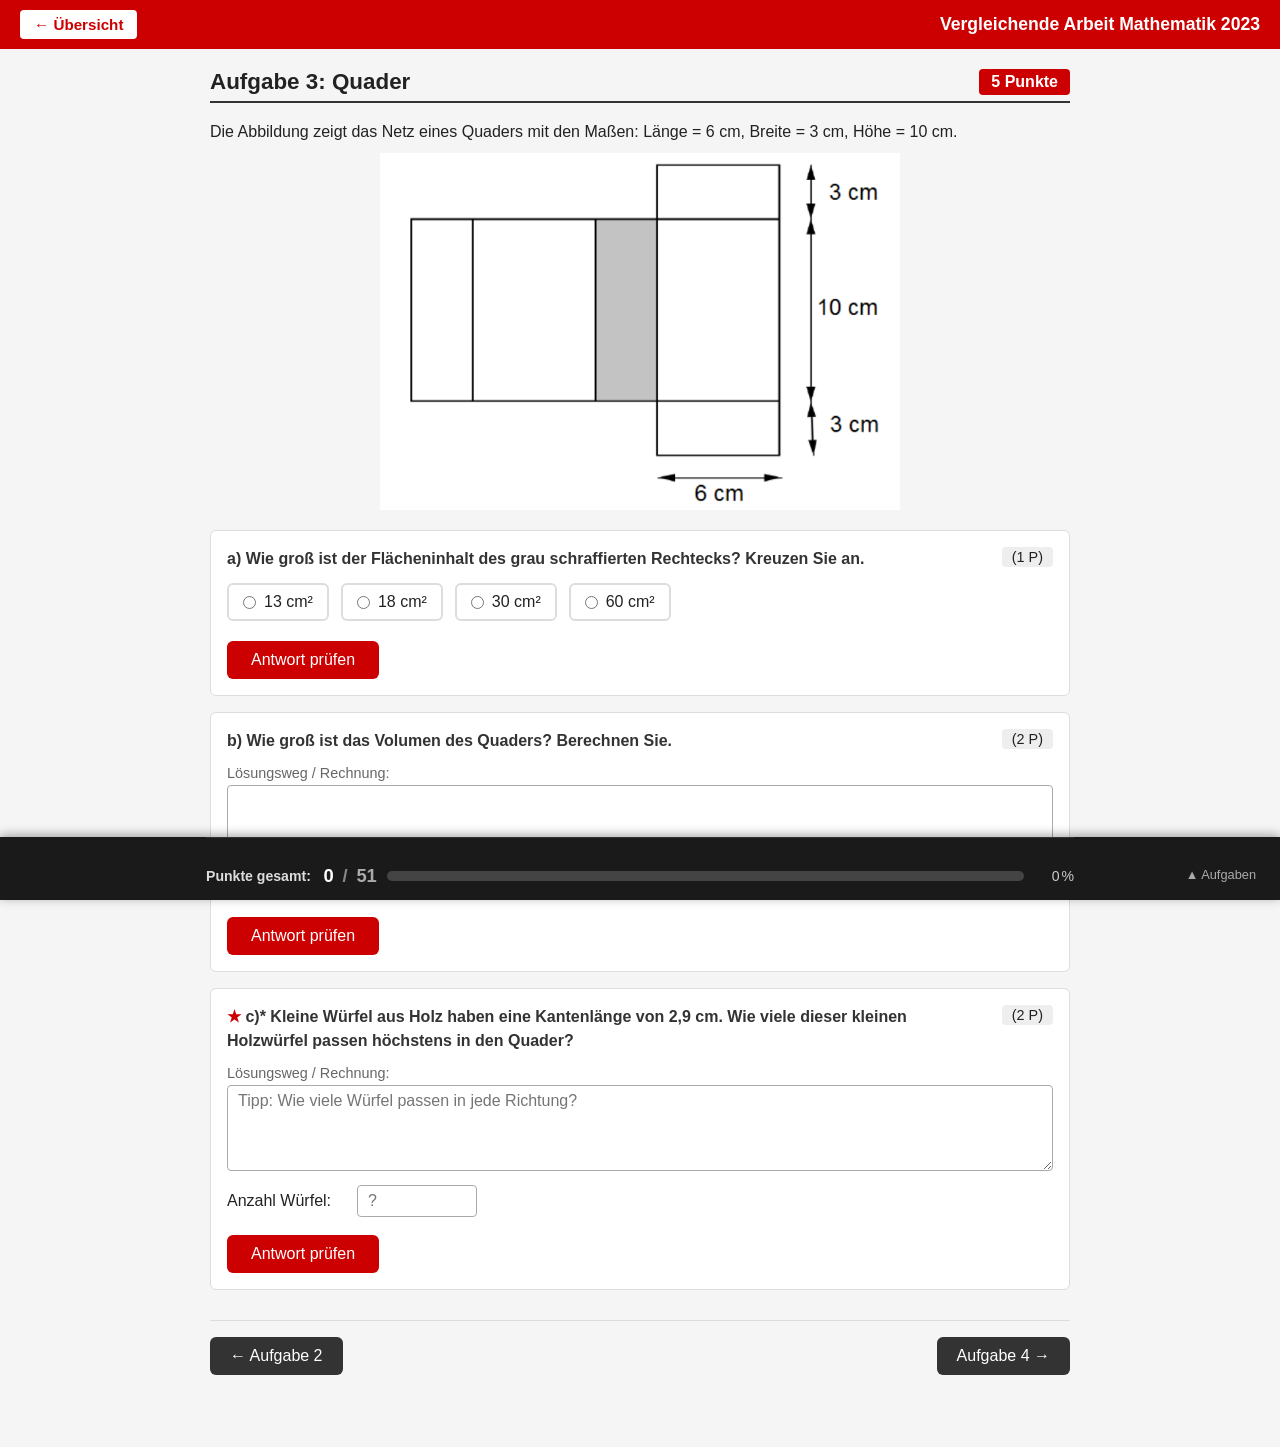
<file: aufgabe3.html>
<!DOCTYPE html>
<html lang="de">
<head>
    <meta charset="UTF-8">
    <meta name="viewport" content="width=device-width, initial-scale=1.0">
    <title>Aufgabe 3 – Quader</title>
    <link rel="stylesheet" href="style.css">
</head>
<body>
<div class="page-header">
    <a href="index.html" class="back-btn">← Übersicht</a>
    <h2>Vergleichende Arbeit Mathematik 2023</h2>
</div>
<div class="task-page">
    <div class="task-title">
        Aufgabe 3: Quader
        <span class="pts-badge">5 Punkte</span>
    </div>

    <p style="margin-bottom:12px;">Die Abbildung zeigt das Netz eines Quaders mit den Maßen: Länge = 6 cm, Breite = 3 cm, Höhe = 10 cm.</p>
    <img src="images/körpernetz1.png" alt="Körpernetz Quader" style="display:block;margin:0 auto 20px;max-width:520px;">

    <!-- 3a -->
    <div class="subtask" id="sub3a">
        <div class="subtask-header">
            <div class="subtask-label">a) Wie groß ist der Flächeninhalt des grau schraffierten Rechtecks? Kreuzen Sie an.</div>
            <div class="subtask-pts">(1 P)</div>
        </div>
        <div class="options">
            <label class="option-label"><input type="radio" name="q3a" value="13"> 13 cm²</label>
            <label class="option-label"><input type="radio" name="q3a" value="18"> 18 cm²</label>
            <label class="option-label"><input type="radio" name="q3a" value="30"> 30 cm²</label>
            <label class="option-label"><input type="radio" name="q3a" value="60"> 60 cm²</label>
        </div>
        <button class="submit-btn" id="btn3a" onclick="submit3a()">Antwort prüfen</button>
        <div class="feedback" id="fb3a"></div>
    </div>

    <!-- 3b -->
    <div class="subtask" id="sub3b">
        <div class="subtask-header">
            <div class="subtask-label">b) Wie groß ist das Volumen des Quaders? Berechnen Sie.</div>
            <div class="subtask-pts">(2 P)</div>
        </div>
        <div class="work-area">
            <label>Lösungsweg / Rechnung:</label>
            <textarea id="work3b" rows="3" placeholder=""></textarea>
        </div>
        <div class="input-row">
            <label>V =</label>
            <input type="text" id="in3b" placeholder="?"> cm³
        </div>
        <button class="submit-btn" id="btn3b" onclick="submit3b()">Antwort prüfen</button>
        <div class="feedback" id="fb3b"></div>
    </div>

    <!-- 3c* -->
    <div class="subtask star-task" id="sub3c">
        <div class="subtask-header">
            <div class="subtask-label">c)* Kleine Würfel aus Holz haben eine Kantenlänge von 2,9 cm. Wie viele dieser kleinen Holzwürfel passen höchstens in den Quader?</div>
            <div class="subtask-pts">(2 P)</div>
        </div>
        <div class="work-area">
            <label>Lösungsweg / Rechnung:</label>
            <textarea id="work3c" rows="4" placeholder="Tipp: Wie viele Würfel passen in jede Richtung?"></textarea>
        </div>
        <div class="input-row">
            <label>Anzahl Würfel:</label>
            <input type="text" id="in3c" placeholder="?">
        </div>
        <button class="submit-btn" id="btn3c" onclick="submit3c()">Antwort prüfen</button>
        <div class="feedback" id="fb3c"></div>
    </div>

    <div class="nav-footer">
        <a href="aufgabe2.html">← Aufgabe 2</a>
        <a href="aufgabe4.html">Aufgabe 4 →</a>
    </div>
</div>
<script src="exam.js"></script>
<script>
function submit3a() {
    const ts = getTaskState('A3a');
    const firstTry = !ts.submitted;
    const sel = document.querySelector('input[name="q3a"]:checked');
    if (!sel) { showFeedback('fb3a', false, 'Bitte wählen Sie eine Antwort.', 0); return; }
    // Gray face = right side = 3 × 10 = 30 cm²
    const correct = sel.value === '30';
    let msg, pts = 0;
    if (correct) {
        msg = 'Richtig! Das schraffierte Rechteck ist die Seitenfläche mit den Maßen 3 cm × 10 cm = 30 cm²';
        if (firstTry) pts = 1;
        document.getElementById('btn3a').disabled = true;
    } else {
        msg = 'Nicht korrekt. Tipp: Das schraffierte Rechteck hat die Breite 3 cm und die Höhe 10 cm des Quaders.';
    }
    saveFeedback('A3a', 'fb3a', 'btn3a', correct, firstTry, pts, msg);
}

function submit3b() {
    const ts = getTaskState('A3b');
    const firstTry = !ts.submitted;
    const val = parseGerman(document.getElementById('in3b').value);
    // V = 6 × 3 × 10 = 180
    const correct = approxEqual(val, 180, 0.5);
    let msg, pts = 0;
    if (correct) {
        msg = 'Richtig! V = Länge × Breite × Höhe = 6 × 3 × 10 = 180 cm³';
        if (firstTry) pts = 2;
        document.getElementById('btn3b').disabled = true;
    } else {
        msg = 'Nicht korrekt. Tipp: V = Länge × Breite × Höhe. Die Maße des Quaders sind 6 cm, 3 cm und 10 cm.';
    }
    saveFeedback('A3b', 'fb3b', 'btn3b', correct, firstTry, pts, msg);
}

function submit3c() {
    const ts = getTaskState('A3c');
    const firstTry = !ts.submitted;
    const val = parseInt(document.getElementById('in3c').value);
    // Along l=6: floor(6/2.9)=2, along b=3: floor(3/2.9)=1, along h=10: floor(10/2.9)=3
    // Total = 2×1×3 = 6
    const correct = val === 6;
    let msg, pts = 0;
    if (correct) {
        msg = 'Richtig! In Längsrichtung: ⌊6÷2,9⌋=2, in Breitenrichtung: ⌊3÷2,9⌋=1, in Höhenrichtung: ⌊10÷2,9⌋=3. Gesamt: 2×1×3 = 6 Würfel.';
        if (firstTry) pts = 2;
        document.getElementById('btn3c').disabled = true;
    } else {
        msg = 'Nicht korrekt. Tipp: Berechnen Sie, wie viele Würfel (Kantenlänge 2,9 cm) in jede Richtung des Quaders passen. Verwenden Sie dazu ganzzahlige Division (abrunden!).';
    }
    saveFeedback('A3c', 'fb3c', 'btn3c', correct, firstTry, pts, msg);
}

function saveFeedback(id, fbId, btnId, correct, firstTry, pts, msg) {
    const ts = getTaskState(id);
    const earnedPts = firstTry && correct ? pts : (ts.points || 0);
    const badge = correct && earnedPts > 0 ? ` <span class="points-earned">+${earnedPts} Punkt${earnedPts!==1?'e':''}</span>` : '';
    const fbText = (correct ? '✓ ' : '✗ ') + msg + badge;
    setTaskState(id, { submitted: true, correct, points: earnedPts, feedbackText: fbText });
    const fb = document.getElementById(fbId);
    fb.className = 'feedback ' + (correct ? 'correct' : 'incorrect');
    fb.innerHTML = fbText;
    fb.style.display = 'block';
}

(function restoreAll() {
    [['A3a','fb3a','btn3a'],['A3b','fb3b','btn3b'],['A3c','fb3c','btn3c']].forEach(([id,fb,btn]) => {
        const ts = getTaskState(id);
        if (ts.submitted) {
            const fbEl = document.getElementById(fb);
            if (fbEl) { fbEl.className='feedback '+(ts.correct?'correct':'incorrect'); fbEl.innerHTML=ts.feedbackText||''; fbEl.style.display='block'; }
            if (ts.correct) { const b=document.getElementById(btn); if(b) b.disabled=true; }
        }
    });
})();
</script>
</body>
</html>
</file>
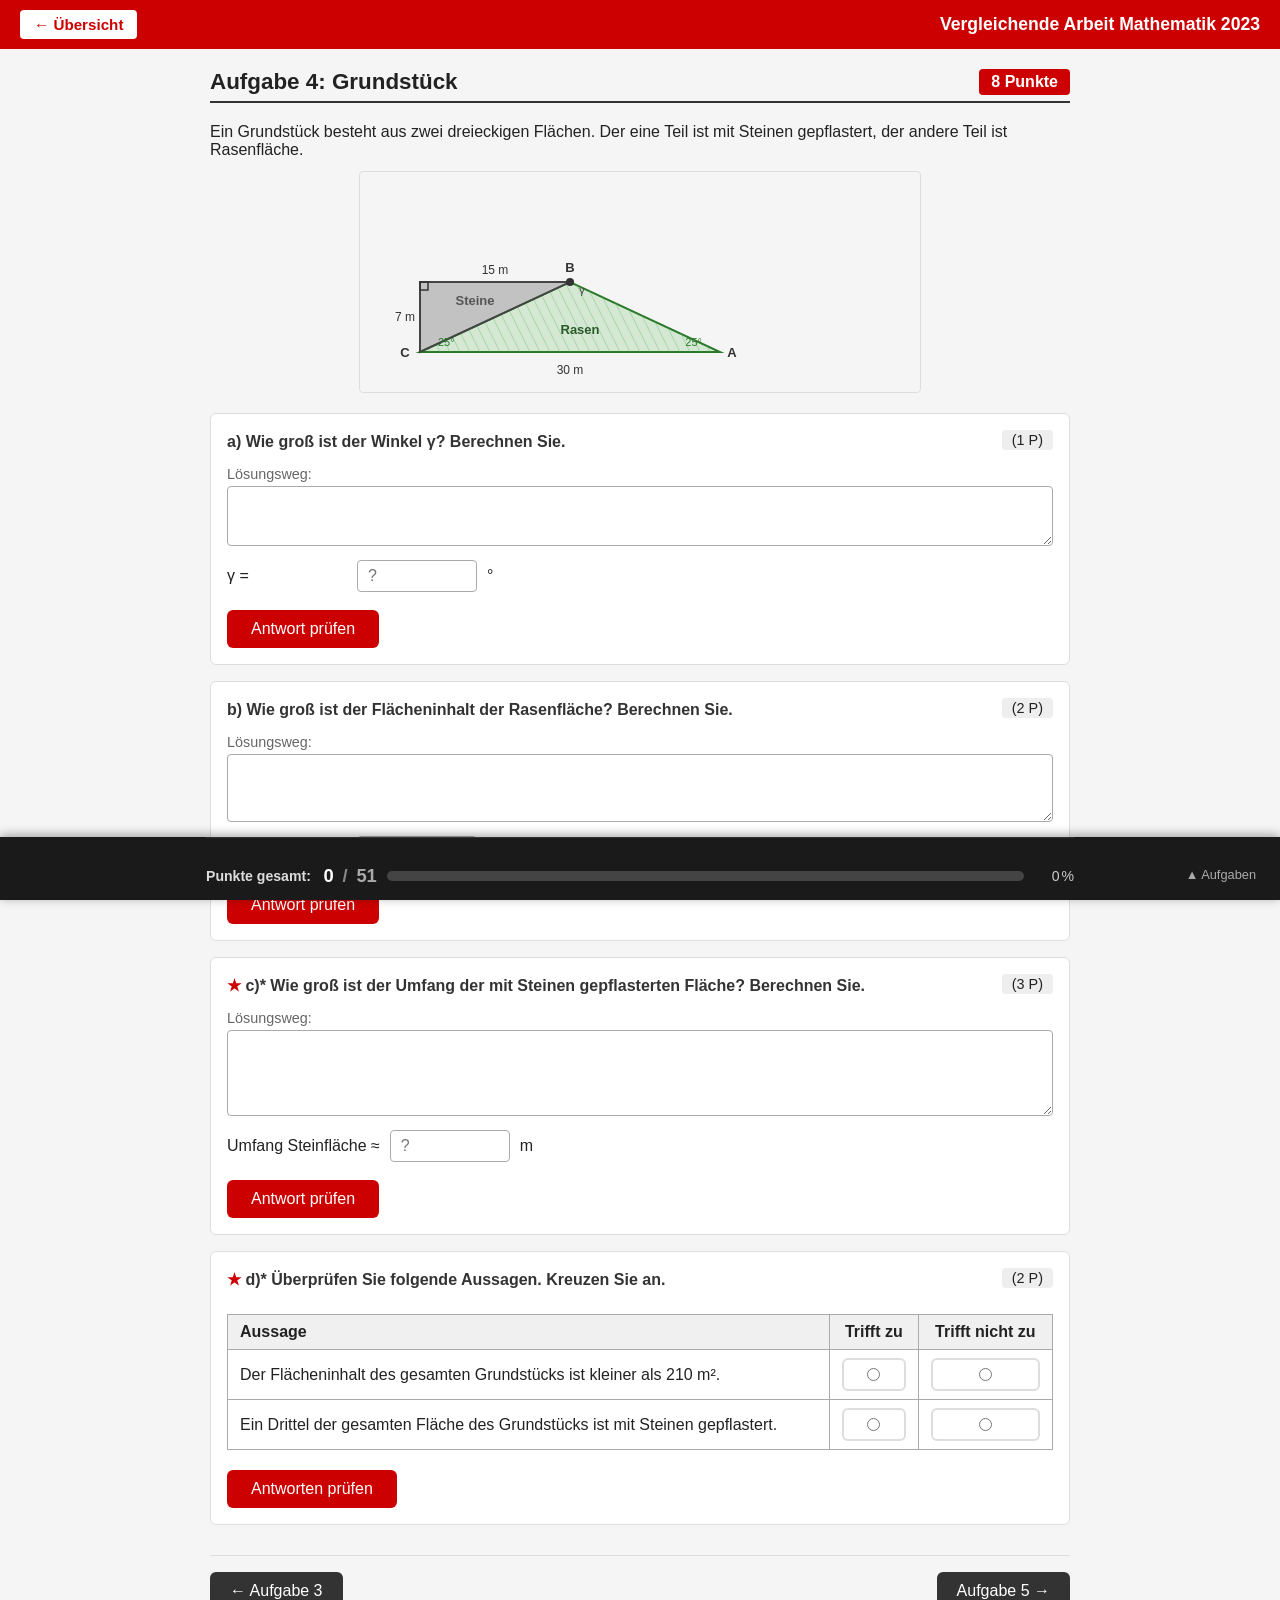
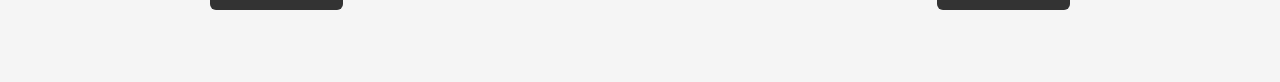
<file: aufgabe4.html>
<!DOCTYPE html>
<html lang="de">
<head>
    <meta charset="UTF-8">
    <meta name="viewport" content="width=device-width, initial-scale=1.0">
    <title>Aufgabe 4 – Grundstück</title>
    <link rel="stylesheet" href="style.css">
</head>
<body>
<div class="page-header">
    <a href="index.html" class="back-btn">← Übersicht</a>
    <h2>Vergleichende Arbeit Mathematik 2023</h2>
</div>
<div class="task-page">
    <div class="task-title">
        Aufgabe 4: Grundstück
        <span class="pts-badge">8 Punkte</span>
    </div>

    <p style="margin-bottom:12px;">Ein Grundstück besteht aus zwei dreieckigen Flächen. Der eine Teil ist mit Steinen gepflastert, der andere Teil ist Rasenfläche.</p>
    <canvas id="grundstueckCanvas" width="560" height="220" style="display:block;margin:0 auto 20px;border:1px solid #ddd;border-radius:4px;"></canvas>

    <!-- 4a -->
    <div class="subtask" id="sub4a">
        <div class="subtask-header">
            <div class="subtask-label">a) Wie groß ist der Winkel γ? Berechnen Sie.</div>
            <div class="subtask-pts">(1 P)</div>
        </div>
        
        <div class="work-area">
            <label>Lösungsweg:</label>
            <textarea id="work4a" rows="2" placeholder=""></textarea>
        </div>
        <div class="input-row">
            <label>γ =</label>
            <input type="text" id="in4a" placeholder="?"> °
        </div>
        <button class="submit-btn" id="btn4a" onclick="submit4a()">Antwort prüfen</button>
        <div class="feedback" id="fb4a"></div>
    </div>

    <!-- 4b -->
    <div class="subtask" id="sub4b">
        <div class="subtask-header">
            <div class="subtask-label">b) Wie groß ist der Flächeninhalt der Rasenfläche? Berechnen Sie.</div>
            <div class="subtask-pts">(2 P)</div>
        </div>
        
        <div class="work-area">
            <label>Lösungsweg:</label>
            <textarea id="work4b" rows="3" placeholder=""></textarea>
        </div>
        <div class="input-row">
            <label>Fläche Rasen =</label>
            <input type="text" id="in4b" placeholder="?"> m²
        </div>
        <button class="submit-btn" id="btn4b" onclick="submit4b()">Antwort prüfen</button>
        <div class="feedback" id="fb4b"></div>
    </div>

    <!-- 4c* -->
    <div class="subtask star-task" id="sub4c">
        <div class="subtask-header">
            <div class="subtask-label">c)* Wie groß ist der Umfang der mit Steinen gepflasterten Fläche? Berechnen Sie.</div>
            <div class="subtask-pts">(3 P)</div>
        </div>
       
        <div class="work-area">
            <label>Lösungsweg:</label>
            <textarea id="work4c" rows="4" placeholder=""></textarea>
        </div>
        <div class="input-row">
            <label>Umfang Steinfläche ≈</label>
            <input type="text" id="in4c" placeholder="?"> m
        </div>
        <button class="submit-btn" id="btn4c" onclick="submit4c()">Antwort prüfen</button>
        <div class="feedback" id="fb4c"></div>
    </div>

    <!-- 4d* -->
    <div class="subtask star-task" id="sub4d">
        <div class="subtask-header">
            <div class="subtask-label">d)* Überprüfen Sie folgende Aussagen. Kreuzen Sie an.</div>
            <div class="subtask-pts">(2 P)</div>
        </div>
        <div style="overflow-x:auto;">
        <table id="table4d">
            <thead>
                <tr>
                    <th style="text-align:left;">Aussage</th>
                    <th>Trifft zu</th>
                    <th>Trifft nicht zu</th>
                </tr>
            </thead>
            <tbody>
                <tr>
                    <td style="text-align:left;">Der Flächeninhalt des gesamten Grundstücks ist kleiner als 210 m².</td>
                    <td><label class="option-label" style="justify-content:center;"><input type="radio" name="q4d1" value="yes"></label></td>
                    <td><label class="option-label" style="justify-content:center;"><input type="radio" name="q4d1" value="no"></label></td>
                </tr>
                <tr>
                    <td style="text-align:left;">Ein Drittel der gesamten Fläche des Grundstücks ist mit Steinen gepflastert.</td>
                    <td><label class="option-label" style="justify-content:center;"><input type="radio" name="q4d2" value="yes"></label></td>
                    <td><label class="option-label" style="justify-content:center;"><input type="radio" name="q4d2" value="no"></label></td>
                </tr>
            </tbody>
        </table>
        </div>
        <button class="submit-btn" id="btn4d" onclick="submit4d()">Antworten prüfen</button>
        <div class="feedback" id="fb4d"></div>
    </div>

    <div class="nav-footer">
        <a href="aufgabe3.html">← Aufgabe 3</a>
        <a href="aufgabe5.html">Aufgabe 5 →</a>
    </div>
</div>
<script src="exam.js"></script>
<script>
// ── Draw Grundstück ──
// Two triangles sharing a side from C to B
// C is bottom-left, A is bottom-right, B is top-right area
// Stone triangle: vertices at left-top, C, B  (left side=7m, top=15m)
// Rasen triangle: vertices at C, A, B  (base CA=30m, angles at C&A=25°)
(function drawGrundstueck() {
    const canvas = document.getElementById('grundstueckCanvas');
    const ctx = canvas.getContext('2d');
    const W = canvas.width, H = canvas.height;
    ctx.clearRect(0, 0, W, H);

    const S = 10; // scale: 1m = 10px
    const ox = 60, oy = H - 40;

    // Points:
    // C = (ox, oy)
    // A = (ox + 30*S, oy)
    // B = where rasen triangle apex is
    // With base 30m, angles 25° at C and A → isoceles triangle
    // Height of rasen = tan(25°)*15 ≈ 6.99 ≈ 7m
    const hRasen = Math.tan(25 * Math.PI / 180) * 15;
    const C = { x: ox, y: oy };
    const A = { x: ox + 30 * S, y: oy };
    const B = { x: ox + 15 * S, y: oy - hRasen * S };

    // Stone triangle: top-left point (P) with 7m left from C and 15m above along left
    // The stone triangle shares side CB with rasen triangle
    // Stone triangle vertices: P (top-left), C, B
    // P is 7m left of C and at same height? No—
    // From the exam: left side of stone = 7m (vertical), top = 15m (horizontal to B)
    // P is directly above C (leftmost top point)
    const P = { x: ox, y: oy - 7 * S };

    // Draw Rasen (hatched)
    ctx.beginPath();
    ctx.moveTo(C.x, C.y);
    ctx.lineTo(A.x, A.y);
    ctx.lineTo(B.x, B.y);
    ctx.closePath();
    ctx.fillStyle = 'rgba(180,220,180,0.5)';
    ctx.fill();
    ctx.strokeStyle = '#2a7a2a';
    ctx.lineWidth = 2;
    ctx.stroke();

    // Hatching for Rasen
    ctx.save();
    ctx.clip();
    ctx.strokeStyle = 'rgba(100,180,100,0.4)';
    ctx.lineWidth = 1;
    for (let i = -200; i < 600; i += 10) {
        ctx.beginPath();
        ctx.moveTo(i, oy - 200);
        ctx.lineTo(i + 200, oy + 200);
        ctx.stroke();
    }
    ctx.restore();

    // Draw Stone (gray fill)
    ctx.beginPath();
    ctx.moveTo(P.x, P.y);
    ctx.lineTo(C.x, C.y);
    ctx.lineTo(B.x, B.y);
    ctx.closePath();
    ctx.fillStyle = 'rgba(160,160,160,0.6)';
    ctx.fill();
    ctx.strokeStyle = '#444';
    ctx.lineWidth = 2;
    ctx.stroke();

    // Labels
    ctx.fillStyle = '#333';
    ctx.font = 'bold 13px Arial';
    ctx.textAlign = 'center';

    // B label
    ctx.fillText('B', B.x, B.y - 10);
    // C label
    ctx.fillText('C', C.x - 15, C.y + 5);
    // A label
    ctx.fillText('A', A.x + 12, A.y + 5);

    // Dimensions
    ctx.font = '12px Arial';
    // 30m base
    ctx.fillText('30 m', (C.x + A.x) / 2, oy + 22);
    // 7m left side
    ctx.textAlign = 'right';
    ctx.fillText('7 m', P.x - 5, (P.y + C.y) / 2 + 4);
    // 15m top
    ctx.textAlign = 'center';
    ctx.fillText('15 m', (P.x + B.x) / 2, (P.y + B.y) / 2 - 8);

    // Angles 25° at C and A
    ctx.font = '11px Arial';
    ctx.fillStyle = '#2a7a2a';
    ctx.textAlign = 'left';
    ctx.fillText('25°', C.x + 18, C.y - 6);
    ctx.textAlign = 'right';
    ctx.fillText('25°', A.x - 18, A.y - 6);

    // γ at B
    ctx.fillStyle = '#444';
    ctx.textAlign = 'center';
    ctx.fillText('γ', B.x + 12, B.y + 12);

    // Right angle marker at P (top-left 90°)
    const cornerSize = 8;
    ctx.strokeStyle = '#333';
    ctx.lineWidth = 1.5;
    ctx.strokeRect(P.x, P.y, cornerSize, cornerSize);

    // Labels inside areas
    ctx.font = 'bold 13px Arial';
    ctx.fillStyle = '#555';
    ctx.fillText('Steine', (P.x + C.x + B.x) / 3 + 5, (P.y + C.y + B.y) / 3);
    ctx.fillStyle = '#2a5a2a';
    ctx.fillText('Rasen', (C.x + A.x + B.x) / 3 + 10, (C.y + A.y + B.y) / 3 + 5);

    // dot at apex B
    ctx.beginPath();
    ctx.arc(B.x, B.y, 4, 0, Math.PI * 2);
    ctx.fillStyle = '#333';
    ctx.fill();
})();

function saveFb(id, fbId, btnId, correct, firstTry, pts, msg) {
    const ts = getTaskState(id);
    const earnedPts = firstTry && correct ? pts : (ts.points || 0);
    const badge = correct && earnedPts > 0 ? ` <span class="points-earned">+${earnedPts} Punkt${earnedPts!==1?'e':''}</span>` : '';
    const fbText = (correct ? '✓ ' : '✗ ') + msg + badge;
    setTaskState(id, { submitted: true, correct, points: earnedPts, feedbackText: fbText });
    const fb = document.getElementById(fbId);
    fb.className = 'feedback ' + (correct ? 'correct' : 'incorrect');
    fb.innerHTML = fbText;
    fb.style.display = 'block';
}

function submit4a() {
    const ts = getTaskState('A4a');
    const firstTry = !ts.submitted;
    const val = parseGerman(document.getElementById('in4a').value);
    // Rasen triangle: angles at C=25°, A=25° → γ = 180-25-25 = 130°
    const correct = approxEqual(val, 130, 1);
    const msg = correct
        ? 'Richtig! γ = 180° − 25° − 25° = 130°'
        : 'Nicht korrekt. Tipp: Die Winkelsumme im Dreieck beträgt 180°. Die beiden bekannten Winkel betragen je 25°.';
    saveFb('A4a','fb4a','btn4a', correct, firstTry, correct&&firstTry?1:0, msg);
    if(correct) document.getElementById('btn4a').disabled=true;
}

function submit4b() {
    const ts = getTaskState('A4b');
    const firstTry = !ts.submitted;
    const val = parseGerman(document.getElementById('in4b').value);
    // Rasen: base=30m, height = tan(25°)*15 ≈ 6.99m
    // A = (30 × 7) / 2 = 105 m²  (using h=7 as given in diagram)
    const correct = approxEqual(val, 105, 2);
    const msg = correct
        ? 'Richtig! A = (Grundlinie × Höhe) / 2 = (30 × 7) / 2 = 105 m²'
        : 'Nicht korrekt. Tipp: Formel Dreieck: A = (g × h) / 2. Die Grundlinie (CA) beträgt 30 m, die Höhe beträgt 7 m.';
    saveFb('A4b','fb4b','btn4b', correct, firstTry, correct&&firstTry?2:0, msg);
    if(correct) document.getElementById('btn4b').disabled=true;
}

function submit4c() {
    const ts = getTaskState('A4c');
    const firstTry = !ts.submitted;
    const val = parseGerman(document.getElementById('in4c').value);
    // Stone triangle: P(top-left), C(bottom-left), B(top-right area)
    // Side PC = 7m (vertical left side)
    // Side PB = 15m (top horizontal)
    // Side CB = √(15²+7²) = √(225+49) = √274 ≈ 16.55m
    const cb = Math.sqrt(15*15 + 7*7);
    const perimeter = 7 + 15 + cb; // ≈ 38.55
    const correct = approxEqual(val, perimeter, 0.5);
    const msg = correct
        ? `Richtig! Seiten: 7 m + 15 m + √(15²+7²) = 7 + 15 + √274 ≈ 7 + 15 + 16,55 ≈ 38,55 m`
        : 'Nicht korrekt. Tipp: Der Umfang = Summe aller drei Seiten. Die dritte Seite (CB) berechnen Sie mit dem Satz des Pythagoras: c = √(a²+b²).';
    saveFb('A4c','fb4c','btn4c', correct, firstTry, correct&&firstTry?3:0, msg);
    if(correct) document.getElementById('btn4c').disabled=true;
}

function submit4d() {
    const ts = getTaskState('A4d');
    const firstTry = !ts.submitted;
    const s1 = document.querySelector('input[name="q4d1"]:checked');
    const s2 = document.querySelector('input[name="q4d2"]:checked');
    if (!s1 || !s2) {
        const fb = document.getElementById('fb4d');
        fb.className = 'feedback incorrect';
        fb.innerHTML = '✗ Bitte wählen Sie für beide Aussagen eine Antwort.';
        fb.style.display = 'block';
        return;
    }
    // Aussage 1: Gesamtfläche = Steinfläche + Rasenfläche
    // Stein: P,C,B → base=15, h=7 → A_stein = (15×7)/2 = 52.5 m²
    // Rasen: 105 m²
    // Gesamt = 52.5 + 105 = 157.5 m² < 210 → Trifft zu
    // Aussage 2: Ein Drittel = 157.5/3 = 52.5 m² = Steinfläche → Trifft zu
    const c1 = s1.value === 'yes'; // < 210 → true
    const c2 = s2.value === 'yes'; // 1/3 → true
    const allCorrect = c1 && c2;
    let msg;
    if (allCorrect) {
        msg = 'Beide Aussagen richtig bewertet! Gesamtfläche = 52,5 + 105 = 157,5 m² < 210 m² (✓ trifft zu). Steinfläche = 52,5 m² = 157,5/3 (✓ trifft zu).';
    } else {
        let hints = [];
        if (!c1) hints.push('Aussage 1: Berechnen Sie Stein- und Rasenfläche und addieren Sie sie. Ist die Summe kleiner als 210 m²?');
        if (!c2) hints.push('Aussage 2: Berechnen Sie ein Drittel der Gesamtfläche und vergleichen Sie mit der Steinfläche.');
        msg = 'Nicht alle Aussagen korrekt bewertet. ' + hints.join(' | ');
    }
    saveFb('A4d','fb4d','btn4d', allCorrect, firstTry, allCorrect&&firstTry?2:0, msg);
    if(allCorrect) document.getElementById('btn4d').disabled=true;
}

(function restoreAll() {
    [['A4a','fb4a','btn4a'],['A4b','fb4b','btn4b'],['A4c','fb4c','btn4c'],['A4d','fb4d','btn4d']].forEach(([id,fb,btn]) => {
        const ts = getTaskState(id);
        if (ts.submitted) {
            const fbEl = document.getElementById(fb);
            if (fbEl) { fbEl.className='feedback '+(ts.correct?'correct':'incorrect'); fbEl.innerHTML=ts.feedbackText||''; fbEl.style.display='block'; }
            if (ts.correct) { const b=document.getElementById(btn); if(b) b.disabled=true; }
        }
    });
})();
</script>
</body>
</html>
</file>
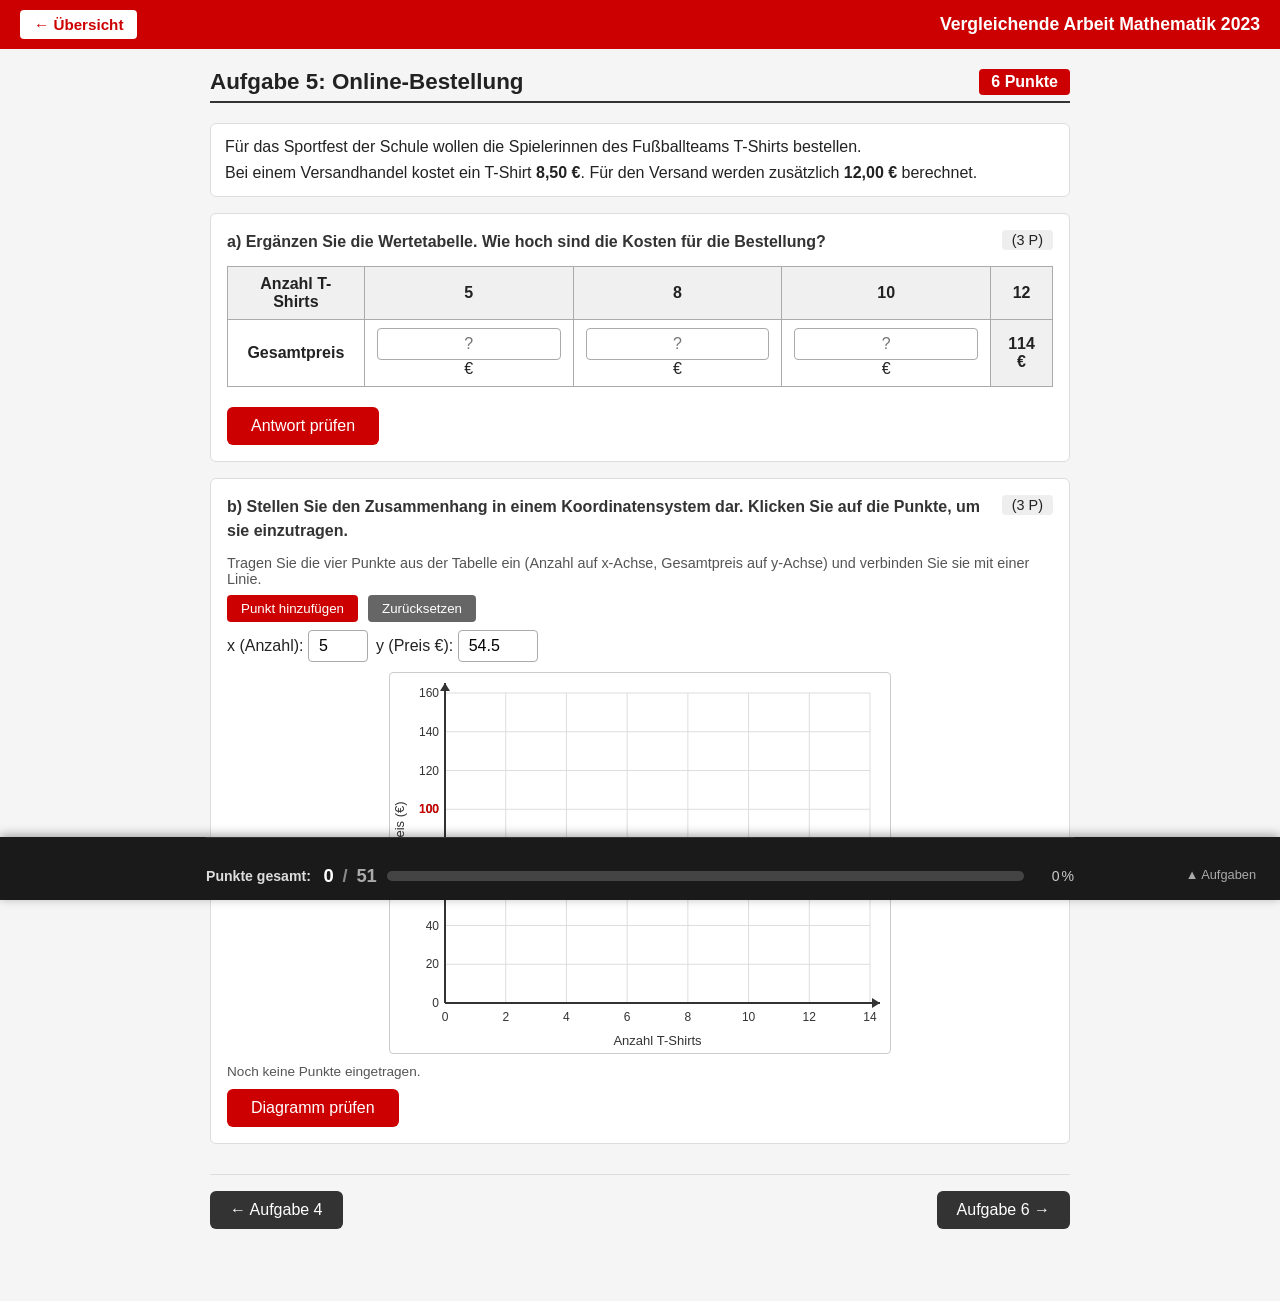
<file: aufgabe5.html>
<!DOCTYPE html>
<html lang="de">
<head>
    <meta charset="UTF-8">
    <meta name="viewport" content="width=device-width, initial-scale=1.0">
    <title>Aufgabe 5 – Online-Bestellung</title>
    <link rel="stylesheet" href="style.css">
</head>
<body>
<div class="page-header">
    <a href="index.html" class="back-btn">← Übersicht</a>
    <h2>Vergleichende Arbeit Mathematik 2023</h2>
</div>
<div class="task-page">
    <div class="task-title">
        Aufgabe 5: Online-Bestellung
        <span class="pts-badge">6 Punkte</span>
    </div>

    <div style="background:white;border:1px solid #ddd;border-radius:6px;padding:14px;margin-bottom:16px;">
        <p>Für das Sportfest der Schule wollen die Spielerinnen des Fußballteams T-Shirts bestellen.</p>
        <p style="margin-top:8px;">Bei einem Versandhandel kostet ein T-Shirt <strong>8,50 €</strong>. Für den Versand werden zusätzlich <strong>12,00 €</strong> berechnet.</p>
    </div>

    <!-- 5a: Tabelle -->
    <div class="subtask" id="sub5a">
        <div class="subtask-header">
            <div class="subtask-label">a) Ergänzen Sie die Wertetabelle. Wie hoch sind die Kosten für die Bestellung?</div>
            <div class="subtask-pts">(3 P)</div>
        </div>
        <table>
            <thead>
                <tr>
                    <th>Anzahl T-Shirts</th>
                    <th>5</th>
                    <th>8</th>
                    <th>10</th>
                    <th>12</th>
                </tr>
            </thead>
            <tbody>
                <tr>
                    <td><strong>Gesamtpreis</strong></td>
                    <td><input type="text" id="t5a_5" placeholder="?"> €</td>
                    <td><input type="text" id="t5a_8" placeholder="?"> €</td>
                    <td><input type="text" id="t5a_10" placeholder="?"> €</td>
                    <td style="background:#f0f0f0;"><strong>114 €</strong></td>
                </tr>
            </tbody>
        </table>
        <button class="submit-btn" id="btn5a" onclick="submit5a()">Antwort prüfen</button>
        <div class="feedback" id="fb5a"></div>
    </div>

    <!-- 5b: Koordinatensystem -->
    <div class="subtask" id="sub5b">
        <div class="subtask-header">
            <div class="subtask-label">b) Stellen Sie den Zusammenhang in einem Koordinatensystem dar. Klicken Sie auf die Punkte, um sie einzutragen.</div>
            <div class="subtask-pts">(3 P)</div>
        </div>
        <p style="font-size:0.9rem;color:#555;margin-bottom:8px;">
            Tragen Sie die vier Punkte aus der Tabelle ein (Anzahl auf x-Achse, Gesamtpreis auf y-Achse) und verbinden Sie sie mit einer Linie.
        </p>
        <div style="display:flex;gap:10px;flex-wrap:wrap;margin-bottom:8px;">
            <button onclick="addPoint5b()" style="background:#c00;color:white;border:none;padding:6px 14px;border-radius:4px;cursor:pointer;">Punkt hinzufügen</button>
            <button onclick="clearPoints5b()" style="background:#666;color:white;border:none;padding:6px 14px;border-radius:4px;cursor:pointer;">Zurücksetzen</button>
        </div>
        <div style="display:flex;gap:8px;align-items:center;margin-bottom:6px;flex-wrap:wrap;">
            <label>x (Anzahl): <input type="number" id="px5b" min="0" max="15" value="5" style="width:60px;"></label>
            <label>y (Preis €): <input type="number" id="py5b" min="0" max="160" value="54.5" style="width:80px;"></label>
        </div>
        <canvas id="coordCanvas5b" width="500" height="380" class="coord-canvas" style="border:1px solid #ccc;border-radius:4px;"></canvas>
        <div id="pointsList5b" style="font-size:0.85rem;color:#555;margin-top:6px;"></div>
        <button class="submit-btn" id="btn5b" onclick="submit5b()">Diagramm prüfen</button>
        <div class="feedback" id="fb5b"></div>
    </div>

    <div class="nav-footer">
        <a href="aufgabe4.html">← Aufgabe 4</a>
        <a href="aufgabe6.html">Aufgabe 6 →</a>
    </div>
</div>
<script src="exam.js"></script>
<script>
// ── Koordinatensystem ──
const EXPECTED_POINTS = [
    { x: 5,  y: 54.5 },
    { x: 8,  y: 80   },
    { x: 10, y: 97   },
    { x: 12, y: 114  }
];

let userPoints5b = [];

const CV = document.getElementById('coordCanvas5b');
const ctx5b = CV.getContext('2d');
const CPAD = { left: 55, right: 20, top: 20, bottom: 50 };
const X_MAX = 14, Y_MAX = 160, Y_STEP = 20, X_STEP = 2;

function worldToCanvas(wx, wy) {
    const cw = CV.width - CPAD.left - CPAD.right;
    const ch = CV.height - CPAD.top - CPAD.bottom;
    return {
        x: CPAD.left + (wx / X_MAX) * cw,
        y: CPAD.top + ch - (wy / Y_MAX) * ch
    };
}

function drawCoord5b() {
    ctx5b.clearRect(0, 0, CV.width, CV.height);
    const cw = CV.width - CPAD.left - CPAD.right;
    const ch = CV.height - CPAD.top - CPAD.bottom;

    // Grid
    ctx5b.strokeStyle = '#ddd';
    ctx5b.lineWidth = 1;
    for (let y = 0; y <= Y_MAX; y += Y_STEP) {
        const py = worldToCanvas(0, y).y;
        ctx5b.beginPath(); ctx5b.moveTo(CPAD.left, py); ctx5b.lineTo(CV.width - CPAD.right, py); ctx5b.stroke();
    }
    for (let x = 0; x <= X_MAX; x += X_STEP) {
        const px = worldToCanvas(x, 0).x;
        ctx5b.beginPath(); ctx5b.moveTo(px, CPAD.top); ctx5b.lineTo(px, CV.height - CPAD.bottom); ctx5b.stroke();
    }

    // Axes
    ctx5b.strokeStyle = '#333';
    ctx5b.lineWidth = 2;
    // x-axis
    ctx5b.beginPath();
    ctx5b.moveTo(CPAD.left, CV.height - CPAD.bottom);
    ctx5b.lineTo(CV.width - CPAD.right + 10, CV.height - CPAD.bottom);
    ctx5b.stroke();
    // y-axis
    ctx5b.beginPath();
    ctx5b.moveTo(CPAD.left, CPAD.top - 10);
    ctx5b.lineTo(CPAD.left, CV.height - CPAD.bottom);
    ctx5b.stroke();

    // Arrows
    ctx5b.fillStyle = '#333';
    ctx5b.beginPath();
    ctx5b.moveTo(CV.width - CPAD.right + 10, CV.height - CPAD.bottom);
    ctx5b.lineTo(CV.width - CPAD.right + 2, CV.height - CPAD.bottom - 5);
    ctx5b.lineTo(CV.width - CPAD.right + 2, CV.height - CPAD.bottom + 5);
    ctx5b.fill();
    ctx5b.beginPath();
    ctx5b.moveTo(CPAD.left, CPAD.top - 10);
    ctx5b.lineTo(CPAD.left - 5, CPAD.top - 2);
    ctx5b.lineTo(CPAD.left + 5, CPAD.top - 2);
    ctx5b.fill();

    // Labels
    ctx5b.fillStyle = '#333';
    ctx5b.font = '12px Arial';
    ctx5b.textAlign = 'center';
    // x labels
    for (let x = 0; x <= X_MAX; x += 2) {
        const px = worldToCanvas(x, 0).x;
        ctx5b.fillText(x, px, CV.height - CPAD.bottom + 18);
    }
    // y labels
    ctx5b.textAlign = 'right';
    for (let y = 0; y <= Y_MAX; y += Y_STEP) {
        const py = worldToCanvas(0, y).y;
        ctx5b.fillText(y, CPAD.left - 6, py + 4);
    }
    // Axis names
    ctx5b.textAlign = 'center';
    ctx5b.font = '13px Arial';
    ctx5b.fillText('Anzahl T-Shirts', CPAD.left + cw / 2, CV.height - 8);
    ctx5b.save();
    ctx5b.translate(14, CPAD.top + ch / 2);
    ctx5b.rotate(-Math.PI / 2);
    ctx5b.fillText('Gesamtpreis (€)', 0, 0);
    ctx5b.restore();

    // "100" reference label on y-axis (as in original)
    ctx5b.fillStyle = '#c00';
    ctx5b.textAlign = 'right';
    ctx5b.font = 'bold 12px Arial';
    ctx5b.fillText('100', CPAD.left - 6, worldToCanvas(0, 100).y + 4);

    // Draw user points & line
    if (userPoints5b.length > 1) {
        ctx5b.strokeStyle = '#c00';
        ctx5b.lineWidth = 2;
        ctx5b.beginPath();
        userPoints5b.forEach((p, i) => {
            const cp = worldToCanvas(p.x, p.y);
            if (i === 0) ctx5b.moveTo(cp.x, cp.y); else ctx5b.lineTo(cp.x, cp.y);
        });
        ctx5b.stroke();
    }
    userPoints5b.forEach(p => {
        const cp = worldToCanvas(p.x, p.y);
        ctx5b.beginPath();
        ctx5b.arc(cp.x, cp.y, 6, 0, Math.PI * 2);
        ctx5b.fillStyle = '#c00';
        ctx5b.fill();
        ctx5b.fillStyle = 'white';
        ctx5b.font = '10px Arial';
        ctx5b.textAlign = 'center';
        ctx5b.fillText(`(${p.x},${p.y})`, cp.x, cp.y - 12);
    });
}

function addPoint5b() {
    const px = parseFloat(document.getElementById('px5b').value);
    const py = parseFloat(document.getElementById('py5b').value);
    if (isNaN(px) || isNaN(py)) return;
    if (px < 0 || px > X_MAX || py < 0 || py > Y_MAX) {
        alert('Wert außerhalb des Koordinatensystems!'); return;
    }
    // Remove duplicate x
    userPoints5b = userPoints5b.filter(p => Math.abs(p.x - px) > 0.1);
    userPoints5b.push({ x: px, y: py });
    userPoints5b.sort((a, b) => a.x - b.x);
    savePoints5b();
    drawCoord5b();
    updatePointsList5b();
}

function clearPoints5b() {
    userPoints5b = [];
    savePoints5b();
    drawCoord5b();
    updatePointsList5b();
}

function updatePointsList5b() {
    const el = document.getElementById('pointsList5b');
    if (userPoints5b.length === 0) { el.textContent = 'Noch keine Punkte eingetragen.'; return; }
    el.textContent = 'Eingetragene Punkte: ' + userPoints5b.map(p => `(${p.x} | ${p.y})`).join(', ');
}

function savePoints5b() {
    setTaskState('A5b_points', { pts: userPoints5b });
}

function submit5a() {
    const ts = getTaskState('A5a');
    const firstTry = !ts.submitted;
    const v5  = parseGerman(document.getElementById('t5a_5').value);
    const v8  = parseGerman(document.getElementById('t5a_8').value);
    const v10 = parseGerman(document.getElementById('t5a_10').value);
    // f(n) = 8.5n + 12
    const c5  = approxEqual(v5,  54.5, 0.1);
    const c8  = approxEqual(v8,  80,   0.1);
    const c10 = approxEqual(v10, 97,   0.1);
    const allCorrect = c5 && c8 && c10;
    let msg;
    if (allCorrect) {
        msg = 'Richtig! Formel: n × 8,50 € + 12,00 €. Ergebnisse: 5→54,50€ | 8→80,00€ | 10→97,00€ | 12→114,00€';
    } else {
        let hints = [];
        if (!c5)  hints.push('5 T-Shirts: 5×8,50+12=?');
        if (!c8)  hints.push('8 T-Shirts: 8×8,50+12=?');
        if (!c10) hints.push('10 T-Shirts: 10×8,50+12=?');
        msg = 'Nicht alle Werte korrekt. Formel: Anzahl × 8,50 + 12,00. Überprüfen Sie: ' + hints.join(' | ');
    }
    const pts = allCorrect && firstTry ? 3 : (ts.points || 0);
    const badge = allCorrect && pts > 0 ? ` <span class="points-earned">+${pts} Punkte</span>` : '';
    const fbText = (allCorrect ? '✓ ' : '✗ ') + msg + badge;
    setTaskState('A5a', { submitted: true, correct: allCorrect, points: pts, feedbackText: fbText });
    const fb = document.getElementById('fb5a');
    fb.className = 'feedback ' + (allCorrect ? 'correct' : 'incorrect');
    fb.innerHTML = fbText;
    fb.style.display = 'block';
    if (allCorrect) document.getElementById('btn5a').disabled = true;
}

function submit5b() {
    const ts = getTaskState('A5b');
    const firstTry = !ts.submitted;
    // Check that all 4 expected points are approximately present
    let found = 0;
    for (const ep of EXPECTED_POINTS) {
        if (userPoints5b.some(p => Math.abs(p.x - ep.x) < 0.5 && Math.abs(p.y - ep.y) < 3)) found++;
    }
    const correct = found >= 3;
    const msg = correct
        ? `Gut gemacht! ${found} von 4 Punkten korrekt eingetragen. Die Punkte bilden eine Gerade (lineare Funktion).`
        : `Nur ${found} von 4 Punkten korrekt. Tipp: Tragen Sie die Wertepaare aus der Tabelle ein: (5|54,50), (8|80), (10|97), (12|114).`;
    const pts = correct && firstTry ? 3 : (ts.points || 0);
    const badge = correct && pts > 0 ? ` <span class="points-earned">+${pts} Punkte</span>` : '';
    const fbText = (correct ? '✓ ' : '✗ ') + msg + badge;
    setTaskState('A5b', { submitted: true, correct, points: pts, feedbackText: fbText });
    const fb = document.getElementById('fb5b');
    fb.className = 'feedback ' + (correct ? 'correct' : 'incorrect');
    fb.innerHTML = fbText;
    fb.style.display = 'block';
    if (correct) document.getElementById('btn5b').disabled = true;
}

// Init
(function init() {
    // Restore points
    const pState = getTaskState('A5b_points');
    if (pState.pts) { userPoints5b = pState.pts; }
    drawCoord5b();
    updatePointsList5b();

    // Restore table values
    const ts5a = getTaskState('A5a');
    if (ts5a.submitted) {
        // pre-fill with correct values
        document.getElementById('t5a_5').value  = '54,50';
        document.getElementById('t5a_8').value  = '80';
        document.getElementById('t5a_10').value = '97';
        const fb = document.getElementById('fb5a');
        fb.className = 'feedback ' + (ts5a.correct ? 'correct' : 'incorrect');
        fb.innerHTML = ts5a.feedbackText || '';
        fb.style.display = 'block';
        if (ts5a.correct) document.getElementById('btn5a').disabled = true;
    }

    [['A5b','fb5b','btn5b']].forEach(([id,fb,btn]) => {
        const ts = getTaskState(id);
        if (ts.submitted) {
            const fbEl = document.getElementById(fb);
            if (fbEl) { fbEl.className='feedback '+(ts.correct?'correct':'incorrect'); fbEl.innerHTML=ts.feedbackText||''; fbEl.style.display='block'; }
            if (ts.correct) { const b=document.getElementById(btn); if(b) b.disabled=true; }
        }
    });
})();
</script>
</body>
</html>
</file>
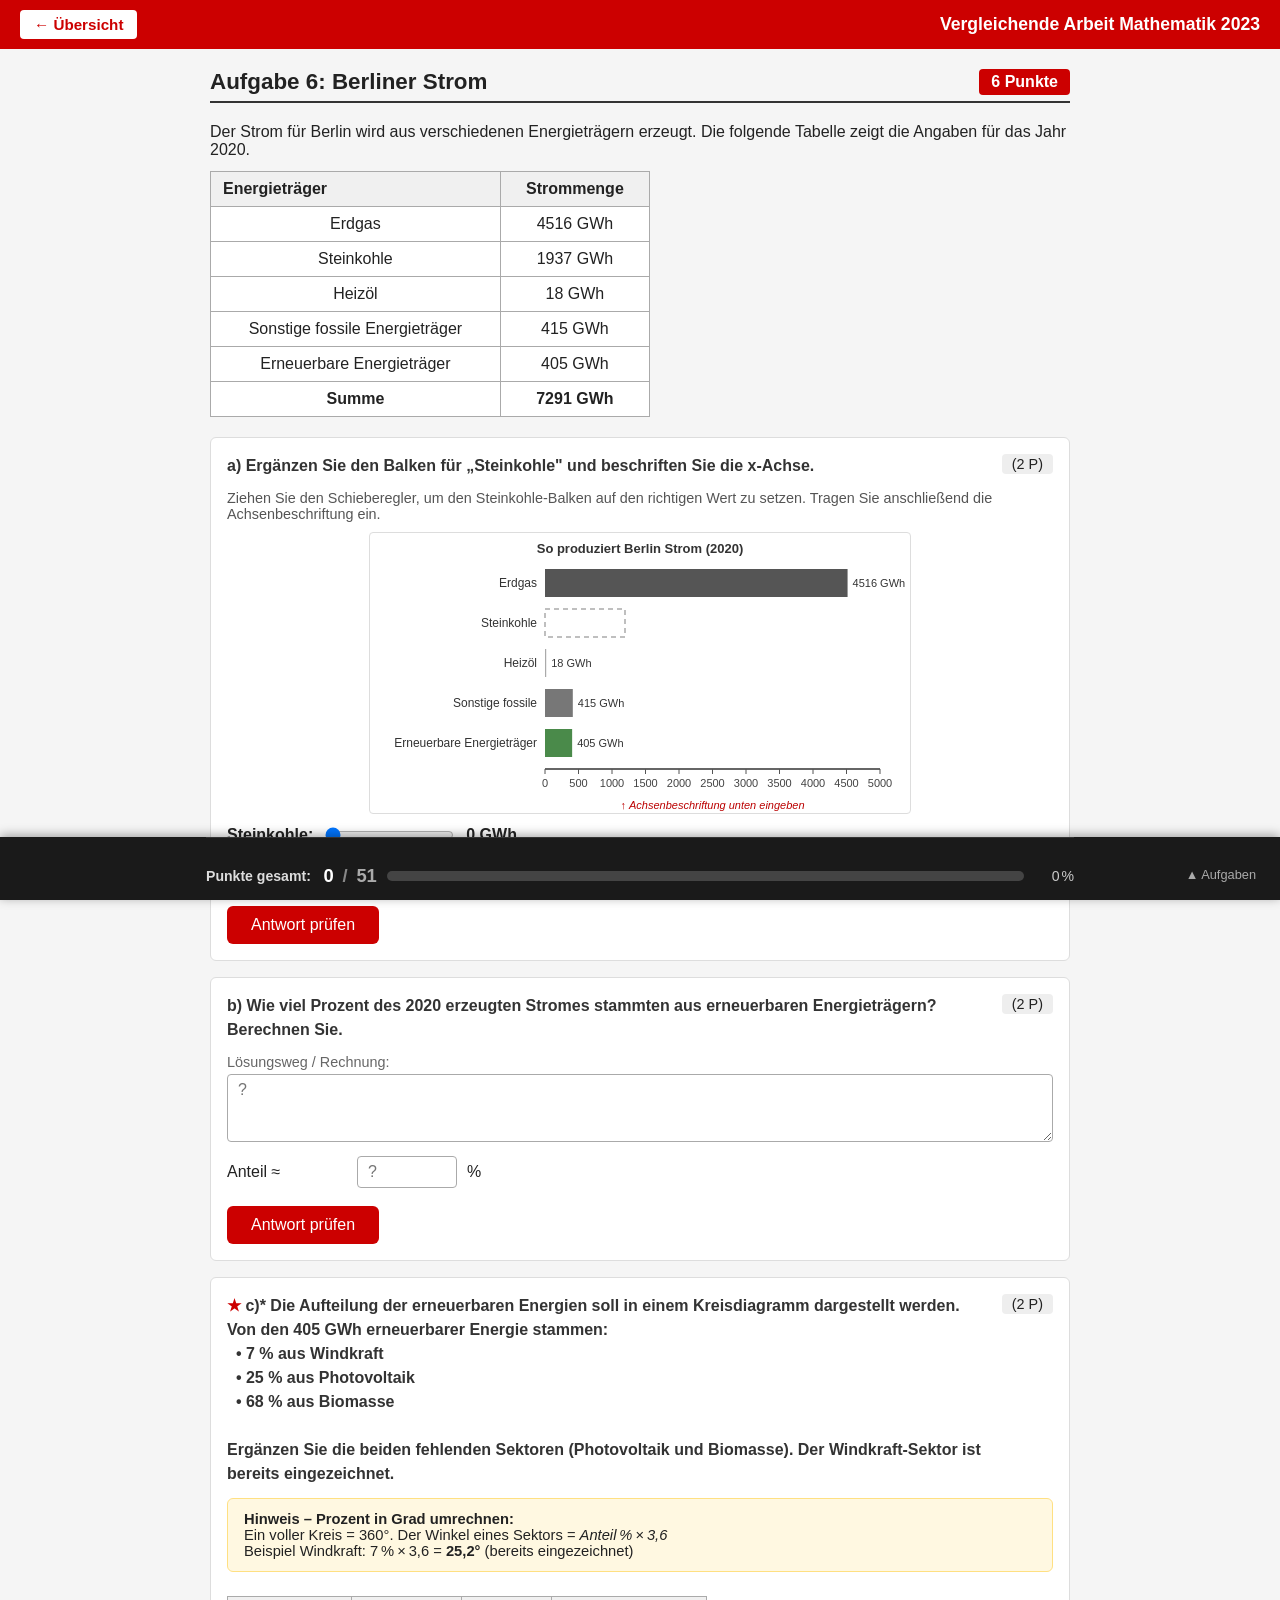
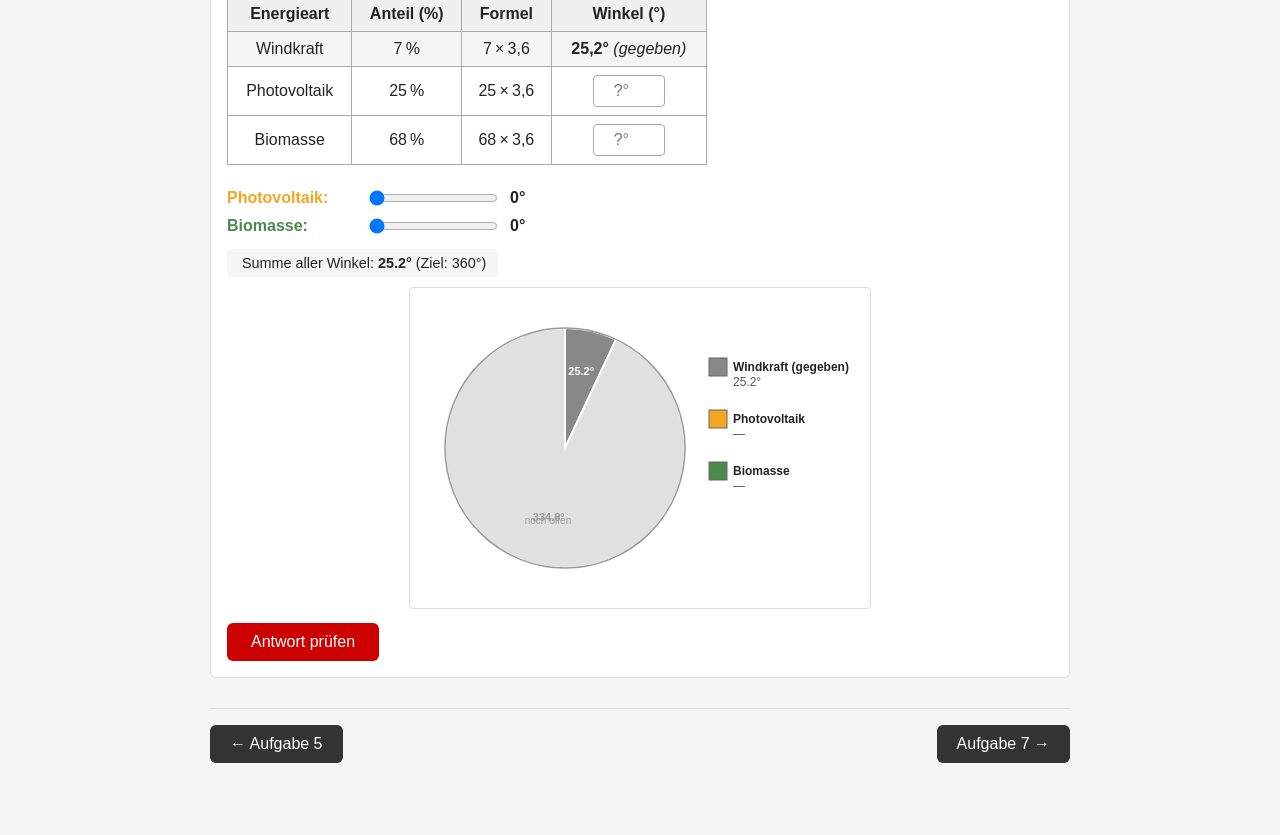
<file: aufgabe6.html>
<!DOCTYPE html>
<html lang="de">
<head>
    <meta charset="UTF-8">
    <meta name="viewport" content="width=device-width, initial-scale=1.0">
    <title>Aufgabe 6 – Berliner Strom</title>
    <link rel="stylesheet" href="style.css">
</head>
<body>
<div class="page-header">
    <a href="index.html" class="back-btn">← Übersicht</a>
    <h2>Vergleichende Arbeit Mathematik 2023</h2>
</div>
<div class="task-page">
    <div class="task-title">
        Aufgabe 6: Berliner Strom
        <span class="pts-badge">6 Punkte</span>
    </div>

    <p style="margin-bottom:12px;">
        Der Strom für Berlin wird aus verschiedenen Energieträgern erzeugt.
        Die folgende Tabelle zeigt die Angaben für das Jahr 2020.
    </p>

    <table style="max-width:440px;margin-bottom:20px;">
        <thead>
            <tr><th style="text-align:left;">Energieträger</th><th>Strommenge</th></tr>
        </thead>
        <tbody>
            <tr><td>Erdgas</td><td>4516 GWh</td></tr>
            <tr><td>Steinkohle</td><td>1937 GWh</td></tr>
            <tr><td>Heizöl</td><td>18 GWh</td></tr>
            <tr><td>Sonstige fossile Energieträger</td><td>415 GWh</td></tr>
            <tr><td>Erneuerbare Energieträger</td><td>405 GWh</td></tr>
            <tr><td><strong>Summe</strong></td><td><strong>7291 GWh</strong></td></tr>
        </tbody>
    </table>

    <!-- ── 6a : Balkendiagramm ───────────────────────────────────────── -->
    <div class="subtask" id="sub6a">
        <div class="subtask-header">
            <div class="subtask-label">
                a) Ergänzen Sie den Balken für „Steinkohle" und beschriften Sie die x-Achse.
            </div>
            <div class="subtask-pts">(2 P)</div>
        </div>
        <p style="font-size:0.9rem;color:#555;margin-bottom:10px;">
            Ziehen Sie den Schieberegler, um den Steinkohle-Balken auf den richtigen Wert zu setzen.
            Tragen Sie anschließend die Achsenbeschriftung ein.
        </p>

        <canvas id="barCanvas" width="540" height="280"
                style="display:block;margin:0 auto 12px;border:1px solid #ddd;border-radius:4px;"></canvas>

        <div style="margin:8px 0 12px;display:flex;align-items:center;gap:12px;flex-wrap:wrap;">
            <label style="font-weight:bold;">Steinkohle:</label>
            <input type="range" id="steinkohleSlider"
                   min="0" max="5000" value="0" step="10"
                   oninput="updateBarChart()">
            <span id="steinkohleVal"
                  style="min-width:70px;font-weight:bold;">0 GWh</span>
        </div>

        <div class="input-row">
            <label>Beschriftung&nbsp;x-Achse:</label>
            <input type="text" id="in6a_axis"
                   placeholder='?'
                   style="max-width:280px;">
        </div>

        <button class="submit-btn" id="btn6a" onclick="submit6a()">Antwort prüfen</button>
        <div class="feedback" id="fb6a"></div>
    </div>

    <!-- ── 6b : Prozentrechnung ──────────────────────────────────────── -->
    <div class="subtask" id="sub6b">
        <div class="subtask-header">
            <div class="subtask-label">
                b) Wie viel Prozent des 2020 erzeugten Stromes stammten aus
                erneuerbaren Energieträgern? Berechnen Sie.
            </div>
            <div class="subtask-pts">(2 P)</div>
        </div>
        <div class="work-area">
            <label>Lösungsweg / Rechnung:</label>
            <textarea id="work6b" rows="3"
                      placeholder="?"></textarea>
        </div>
        <div class="input-row">
            <label>Anteil&nbsp;≈</label>
            <input type="text" id="in6b" placeholder="?" style="width:100px;"> %
        </div>
        <button class="submit-btn" id="btn6b" onclick="submit6b()">Antwort prüfen</button>
        <div class="feedback" id="fb6b"></div>
    </div>

    <!-- ── 6c* : Kreisdiagramm ───────────────────────────────────────── -->
    <div class="subtask star-task" id="sub6c">
        <div class="subtask-header">
            <div class="subtask-label">
                c)* Die Aufteilung der erneuerbaren Energien soll in einem
                Kreisdiagramm dargestellt werden.<br>
                Von den 405 GWh erneuerbarer Energie stammen:<br>
                &nbsp;&nbsp;• 7 % aus Windkraft<br>
                &nbsp;&nbsp;• 25 % aus Photovoltaik<br>
                &nbsp;&nbsp;• 68 % aus Biomasse<br><br>
                Ergänzen Sie die beiden fehlenden Sektoren (Photovoltaik und
                Biomasse). Der Windkraft-Sektor ist bereits eingezeichnet.
            </div>
            <div class="subtask-pts">(2 P)</div>
        </div>

        <!-- Conversion reminder -->
        <div style="background:#fff8e1;border:1px solid #ffe082;border-radius:6px;
                    padding:12px 16px;margin-bottom:14px;font-size:0.92rem;">
            <strong>Hinweis – Prozent in Grad umrechnen:</strong><br>
            Ein voller Kreis = 360°. Der Winkel eines Sektors =
            <em>Anteil&thinsp;%&thinsp;×&thinsp;3,6</em><br>
            Beispiel Windkraft: 7&thinsp;%&thinsp;×&thinsp;3,6 =
            <strong>25,2°</strong> (bereits eingezeichnet)
        </div>

        <!-- Conversion helper table (student fills in) -->
        <div style="margin-bottom:14px;overflow-x:auto;">
        <table style="max-width:480px;">
            <thead>
                <tr>
                    <th>Energieart</th>
                    <th>Anteil&nbsp;(%)</th>
                    <th>Formel</th>
                    <th>Winkel&nbsp;(°)</th>
                </tr>
            </thead>
            <tbody>
                <tr style="background:#f5f5f5;">
                    <td>Windkraft</td>
                    <td>7&thinsp;%</td>
                    <td>7&thinsp;×&thinsp;3,6</td>
                    <td><strong>25,2°</strong> <em>(gegeben)</em></td>
                </tr>
                <tr>
                    <td>Photovoltaik</td>
                    <td>25&thinsp;%</td>
                    <td>25&thinsp;×&thinsp;3,6</td>
                    <td>
                        <input type="number" id="pv_deg_input"
                               min="0" max="360" placeholder="?°"
                               style="width:72px;" oninput="syncSliderFromInput('pv')">
                    </td>
                </tr>
                <tr>
                    <td>Biomasse</td>
                    <td>68&thinsp;%</td>
                    <td>68&thinsp;×&thinsp;3,6</td>
                    <td>
                        <input type="number" id="bm_deg_input"
                               min="0" max="360" placeholder="?°"
                               style="width:72px;" oninput="syncSliderFromInput('bm')">
                    </td>
                </tr>
            </tbody>
        </table>
        </div>

        <!-- Sliders (degrees) -->
        <div style="display:flex;flex-direction:column;gap:10px;margin-bottom:14px;">
            <div style="display:flex;align-items:center;gap:12px;flex-wrap:wrap;">
                <label style="min-width:130px;font-weight:bold;color:#f5a623;">
                    Photovoltaik:
                </label>
                <input type="range" id="pvSlider"
                       min="0" max="360" value="0" step="1"
                       oninput="syncInputFromSlider('pv')">
                <span id="pvDegDisplay"
                      style="min-width:60px;font-weight:bold;">0°</span>
            </div>
            <div style="display:flex;align-items:center;gap:12px;flex-wrap:wrap;">
                <label style="min-width:130px;font-weight:bold;color:#4a8a4a;">
                    Biomasse:
                </label>
                <input type="range" id="bmSlider"
                       min="0" max="360" value="0" step="1"
                       oninput="syncInputFromSlider('bm')">
                <span id="bmDegDisplay"
                      style="min-width:60px;font-weight:bold;">0°</span>
            </div>
        </div>

        <!-- Sum display -->
        <div id="degSumDisplay"
             style="font-size:0.9rem;margin-bottom:10px;padding:6px 12px;
                    background:#f5f5f5;border-radius:4px;display:inline-block;">
            Summe aller Winkel: <strong id="degSumVal">25,2°</strong>
            (Ziel: 360°)
        </div>

        <!-- Pie canvas -->
        <canvas id="pieCanvas" width="460" height="320"
                style="display:block;margin:0 auto;border:1px solid #ddd;border-radius:4px;">
        </canvas>

        <button class="submit-btn" id="btn6c" onclick="submit6c()"
                style="margin-top:14px;">Antwort prüfen</button>
        <div class="feedback" id="fb6c"></div>
    </div><!-- end subtask -->

    <div class="nav-footer">
        <a href="aufgabe5.html">← Aufgabe 5</a>
        <a href="aufgabe7.html">Aufgabe 7 →</a>
    </div>
</div><!-- end task-page -->

<script src="exam.js"></script>
<script>
'use strict';

/* ═══════════════════════════════════════════════════════════════════
   CONSTANTS
═══════════════════════════════════════════════════════════════════ */
// Correct degree values (% × 3.6)
const WIND_DEG = 7  * 3.6;   // 25.2°
const PV_DEG   = 25 * 3.6;   // 90°
const BM_DEG   = 68 * 3.6;   // 244.8°
const TOL_DEG  = 4;           // ±4° tolerance

/* ═══════════════════════════════════════════════════════════════════
   BAR CHART  (6a)
═══════════════════════════════════════════════════════════════════ */
const BAR_DATA = [
    { label: 'Erdgas',                   val: 4516, color: '#555',   user: false },
    { label: 'Steinkohle',               val: 1937, color: '#7a7a7a',user: true  },
    { label: 'Heizöl',                   val: 18,   color: '#aaa',   user: false },
    { label: 'Sonstige fossile',         val: 415,  color: '#777',   user: false },
    { label: 'Erneuerbare Energieträger',val: 405,  color: '#4a8a4a',user: false },
];

let steinkohleUserVal = 0;

function updateBarChart() {
    steinkohleUserVal = parseInt(document.getElementById('steinkohleSlider').value);
    document.getElementById('steinkohleVal').textContent = steinkohleUserVal + ' GWh';
    drawBarChart();
}

function drawBarChart() {
    const canvas = document.getElementById('barCanvas');
    const ctx    = canvas.getContext('2d');
    const W = canvas.width, H = canvas.height;
    ctx.clearRect(0, 0, W, H);

    const PAD     = { left: 175, right: 30, top: 36, bottom: 44 };
    const chartW  = W - PAD.left - PAD.right;
    const chartH  = H - PAD.top  - PAD.bottom;
    const MAX_VAL = 5000;
    const BAR_H   = 28;
    const BAR_GAP = 12;

    // Title
    ctx.fillStyle   = '#333';
    ctx.font        = 'bold 13px Arial';
    ctx.textAlign   = 'center';
    ctx.fillText('So produziert Berlin Strom (2020)', W / 2, 20);

    // Bars
    BAR_DATA.forEach((d, i) => {
        const y          = PAD.top + i * (BAR_H + BAR_GAP);
        const displayVal = d.user ? steinkohleUserVal : d.val;
        const barW       = (displayVal / MAX_VAL) * chartW;

        // bar fill
        ctx.fillStyle = d.user && steinkohleUserVal === 0 ? '#ddd' : d.color;
        ctx.fillRect(PAD.left, y, Math.max(barW, 0), BAR_H);

        // dashed outline for user bar when empty
        if (d.user && steinkohleUserVal === 0) {
            ctx.setLineDash([5, 4]);
            ctx.strokeStyle = '#aaa';
            ctx.lineWidth   = 1.5;
            ctx.strokeRect(PAD.left, y, 80, BAR_H);
            ctx.setLineDash([]);
        }

        // row label
        ctx.fillStyle  = '#333';
        ctx.font       = '12px Arial';
        ctx.textAlign  = 'right';
        ctx.fillText(d.label, PAD.left - 8, y + BAR_H / 2 + 4);

        // value label
        if (displayVal > 0) {
            ctx.fillStyle = '#333';
            ctx.textAlign = 'left';
            ctx.font      = '11px Arial';
            ctx.fillText(displayVal + ' GWh', PAD.left + barW + 5, y + BAR_H / 2 + 4);
        }
    });

    // x-axis line
    const axisY = PAD.top + BAR_DATA.length * (BAR_H + BAR_GAP);
    ctx.strokeStyle = '#333';
    ctx.lineWidth   = 1.5;
    ctx.beginPath();
    ctx.moveTo(PAD.left, axisY);
    ctx.lineTo(W - PAD.right, axisY);
    ctx.stroke();

    // x ticks + numbers
    for (let v = 0; v <= MAX_VAL; v += 500) {
        const px = PAD.left + (v / MAX_VAL) * chartW;
        ctx.beginPath();
        ctx.moveTo(px, axisY);
        ctx.lineTo(px, axisY + 5);
        ctx.strokeStyle = '#555';
        ctx.lineWidth   = 1;
        ctx.stroke();
        ctx.fillStyle  = '#444';
        ctx.font       = '11px Arial';
        ctx.textAlign  = 'center';
        ctx.fillText(v, px, axisY + 18);
    }

    // placeholder for axis label
    ctx.fillStyle  = '#b00';
    ctx.font       = 'italic 11px Arial';
    ctx.textAlign  = 'center';
    ctx.fillText('↑ Achsenbeschriftung unten eingeben', PAD.left + chartW / 2, H - 4);
}

drawBarChart();

/* ═══════════════════════════════════════════════════════════════════
   PIE CHART  (6c)
═══════════════════════════════════════════════════════════════════ */
let pvDeg = 0;
let bmDeg = 0;

/** Keep slider ↔ number-input in sync for 'pv' or 'bm'. */
function syncInputFromSlider(which) {
    const slider = document.getElementById(which + 'Slider');
    const input  = document.getElementById(which + '_deg_input');
    const disp   = document.getElementById(which + 'DegDisplay');
    const val    = parseInt(slider.value);
    input.value  = val;
    disp.textContent = val + '°';
    if (which === 'pv') pvDeg = val; else bmDeg = val;
    updateSumDisplay();
    drawPie();
}

function syncSliderFromInput(which) {
    const input  = document.getElementById(which + '_deg_input');
    const slider = document.getElementById(which + 'Slider');
    const disp   = document.getElementById(which + 'DegDisplay');
    let val = parseInt(input.value);
    if (isNaN(val)) val = 0;
    val = Math.max(0, Math.min(360, val));
    slider.value     = val;
    disp.textContent = val + '°';
    if (which === 'pv') pvDeg = val; else bmDeg = val;
    updateSumDisplay();
    drawPie();
}

function updateSumDisplay() {
    const total   = WIND_DEG + pvDeg + bmDeg;
    const el      = document.getElementById('degSumVal');
    const wrapper = document.getElementById('degSumDisplay');
    el.textContent = total.toFixed(1) + '°';
    wrapper.style.background = Math.abs(total - 360) < 6 ? '#e8f5e9' : '#f5f5f5';
    wrapper.style.borderLeft = Math.abs(total - 360) < 6
        ? '3px solid #4caf50' : '3px solid transparent';
}

function drawPie() {
    const canvas = document.getElementById('pieCanvas');
    const ctx    = canvas.getContext('2d');
    const W = canvas.width, H = canvas.height;
    ctx.clearRect(0, 0, W, H);

    const cx = 155, cy = H / 2, r = 120;

    // Segments: wind (given), pv (user), bm (user), remainder
    const total     = WIND_DEG + pvDeg + bmDeg;
    const remainder = Math.max(0, 360 - total);

    const segments = [
        { deg: WIND_DEG,  color: '#888',    label: 'Windkraft',    pct: '7 %',  given: true  },
        { deg: pvDeg,     color: '#f5a623', label: 'Photovoltaik', pct: '25 %', given: false },
        { deg: bmDeg,     color: '#4a8a4a', label: 'Biomasse',     pct: '68 %', given: false },
        { deg: remainder, color: '#e0e0e0', label: '',             pct: '',     given: false },
    ];

    // Draw segments
    let startAngle = -Math.PI / 2; // start at 12 o'clock
    segments.forEach(seg => {
        if (seg.deg <= 0) return;
        const sweep = (seg.deg / 360) * Math.PI * 2;

        ctx.beginPath();
        ctx.moveTo(cx, cy);
        ctx.arc(cx, cy, r, startAngle, startAngle + sweep);
        ctx.closePath();
        ctx.fillStyle = seg.color;
        ctx.fill();
        ctx.strokeStyle = '#fff';
        ctx.lineWidth   = 2;
        ctx.stroke();

        // Label inside sector if large enough
        if (seg.deg > 15) {
            const mid   = startAngle + sweep / 2;
            const lx    = cx + Math.cos(mid) * r * 0.62;
            const ly    = cy + Math.sin(mid) * r * 0.62;
            ctx.fillStyle  = seg.given ? '#fff' : (seg.color === '#e0e0e0' ? '#999' : '#fff');
            ctx.font       = 'bold 11px Arial';
            ctx.textAlign  = 'center';
            ctx.fillText(seg.deg.toFixed(1) + '°', lx, ly);
        }

        startAngle += sweep;
    });

    // Outer ring border
    ctx.beginPath();
    ctx.arc(cx, cy, r, 0, Math.PI * 2);
    ctx.strokeStyle = '#999';
    ctx.lineWidth   = 1.5;
    ctx.stroke();

    // ── Legend ──────────────────────────────────────────────────────
    const legendX = cx + r + 24;
    const legendY = cy - 90;
    const items   = [
        { color: '#888',    label: 'Windkraft',    deg: WIND_DEG, given: true  },
        { color: '#f5a623', label: 'Photovoltaik', deg: pvDeg,    given: false },
        { color: '#4a8a4a', label: 'Biomasse',     deg: bmDeg,    given: false },
    ];

    items.forEach((item, i) => {
        const y = legendY + i * 52;

        // colour box
        ctx.fillStyle   = item.color;
        ctx.fillRect(legendX, y, 18, 18);
        ctx.strokeStyle = '#666';
        ctx.lineWidth   = 1;
        ctx.strokeRect(legendX, y, 18, 18);

        // name
        ctx.fillStyle  = '#222';
        ctx.font       = 'bold 12px Arial';
        ctx.textAlign  = 'left';
        ctx.fillText(item.label + (item.given ? ' (gegeben)' : ''), legendX + 24, y + 13);

        // degree value
        ctx.font      = '12px Arial';
        ctx.fillStyle = '#555';
        ctx.fillText(
            item.deg > 0 ? item.deg.toFixed(1) + '°' : '—',
            legendX + 24, y + 28
        );
    });

    // ── Warning if sum > 360 ─────────────────────────────────────────
    if (total > 360 + 1) {
        ctx.fillStyle  = '#c00';
        ctx.font       = 'bold 12px Arial';
        ctx.textAlign  = 'center';
        ctx.fillText('⚠ Summe > 360° !', cx, cy + r + 22);
    }

    // ── "Remainder" label ────────────────────────────────────────────
    if (remainder > 5) {
        const mid   = -Math.PI / 2 + ((WIND_DEG + pvDeg + bmDeg) / 360) * Math.PI * 2
                      + (remainder / 360) * Math.PI;
        const lx    = cx + Math.cos(mid) * r * 0.65;
        const ly    = cy + Math.sin(mid) * r * 0.65;
        ctx.fillStyle  = '#999';
        ctx.font       = '10px Arial';
        ctx.textAlign  = 'center';
        ctx.fillText('noch offen', lx, ly);
    }
}

drawPie();
updateSumDisplay();

/* ═══════════════════════════════════════════════════════════════════
   SUBMISSIONS
═══════════════════════════════════════════════════════════════════ */

function saveFb(id, fbId, btnId, correct, firstTry, pts, msg) {
    const ts      = getTaskState(id);
    const earned  = firstTry && correct ? pts : (ts.points || 0);
    const badge   = correct && earned > 0
        ? ` <span class="points-earned">+${earned}&thinsp;Punkt${earned !== 1 ? 'e' : ''}</span>`
        : '';
    const fbText  = (correct ? '✓ ' : '✗ ') + msg + badge;
    setTaskState(id, { submitted: true, correct, points: earned, feedbackText: fbText });
    const fbEl    = document.getElementById(fbId);
    fbEl.className      = 'feedback ' + (correct ? 'correct' : 'incorrect');
    fbEl.innerHTML      = fbText;
    fbEl.style.display  = 'block';
    if (correct) {
        const btn = document.getElementById(btnId);
        if (btn) btn.disabled = true;
    }
}

// ── 6a ──────────────────────────────────────────────────────────────
function submit6a() {
    const ts       = getTaskState('A6a');
    const firstTry = !ts.submitted;

    const sliderOk = approxEqual(steinkohleUserVal, 1937, 50);
    const axisRaw  = document.getElementById('in6a_axis').value.trim().toLowerCase();
    const axisOk   = axisRaw.length >= 4 &&
                     (axisRaw.includes('gwh') ||
                      axisRaw.includes('strom') ||
                      axisRaw.includes('menge') ||
                      axisRaw.includes('watt'));

    const correct = sliderOk && axisOk;
    let msg;
    if (correct) {
        msg = 'Richtig! Steinkohle: 1937 GWh. Die x-Achse ist korrekt beschriftet.';
    } else {
        const h = [];
        if (!sliderOk) h.push('Schieberegler: Steinkohle hat 1937 GWh – '
            + 'setzen Sie den Balken genau auf diesen Wert.');
        if (!axisOk)   h.push('x-Achse: Beschriften Sie die Achse '
            + '(z.&nbsp;B. „Strommenge in GWh").');
        msg = h.join(' | ');
    }
    saveFb('A6a', 'fb6a', 'btn6a', correct, firstTry, correct && firstTry ? 2 : 0, msg);
}

// ── 6b ──────────────────────────────────────────────────────────────
function submit6b() {
    const ts       = getTaskState('A6b');
    const firstTry = !ts.submitted;
    const val      = parseGerman(document.getElementById('in6b').value);
    // 405 / 7291 × 100 ≈ 5.55 %
    const correct  = approxEqual(val, 405 / 7291 * 100, 0.2);
    const msg = correct
        ? 'Richtig! 405&thinsp;÷&thinsp;7291&thinsp;×&thinsp;100 ≈ 5,55&thinsp;%'
        : 'Nicht korrekt. Tipp: Anteil = (Erneuerbare ÷ Gesamt) × 100 '
          + '= (405 ÷ 7291) × 100';
    saveFb('A6b', 'fb6b', 'btn6b', correct, firstTry, correct && firstTry ? 2 : 0, msg);
}

// ── 6c ──────────────────────────────────────────────────────────────
// Correct degree values: PV = 90°, BM = 244.8°
function submit6c() {
    const ts       = getTaskState('A6c');
    const firstTry = !ts.submitted;

    const pvOk = approxEqual(pvDeg, PV_DEG, TOL_DEG);   // 90° ± 4
    const bmOk = approxEqual(bmDeg, BM_DEG, TOL_DEG);   // 244.8° ± 4

    const correct = pvOk && bmOk;
    let msg;
    if (correct) {
        msg = 'Richtig! '
            + 'Photovoltaik: 25&thinsp;%&thinsp;×&thinsp;3,6 = <strong>90°</strong> | '
            + 'Biomasse: 68&thinsp;%&thinsp;×&thinsp;3,6 = <strong>244,8°</strong> | '
            + 'Windkraft: 7&thinsp;%&thinsp;×&thinsp;3,6 = 25,2° '
            + '→ Summe = 360°';
    } else {
        const h = [];
        if (!pvOk) h.push(
            'Photovoltaik: Rechnen Sie 25&thinsp;×&thinsp;3,6 und stellen Sie '
            + 'den Schieberegler auf diesen Gradwert.');
        if (!bmOk) h.push(
            'Biomasse: Rechnen Sie 68&thinsp;×&thinsp;3,6 und stellen Sie '
            + 'den Schieberegler auf diesen Gradwert.');
        msg = h.join(' | ');
    }
    saveFb('A6c', 'fb6c', 'btn6c', correct, firstTry, correct && firstTry ? 2 : 0, msg);
}

/* ═══════════════════════════════════════════════════════════════════
   RESTORE SAVED STATE
═══════════════════════════════════════════════════════════════════ */
(function restoreAll() {
    // 6a
    const ts6a = getTaskState('A6a');
    if (ts6a.submitted) {
        if (ts6a.correct) {
            steinkohleUserVal = 1937;
            document.getElementById('steinkohleSlider').value = 1937;
            document.getElementById('steinkohleVal').textContent = '1937 GWh';
            drawBarChart();
            document.getElementById('btn6a').disabled = true;
        }
        const f = document.getElementById('fb6a');
        f.className = 'feedback ' + (ts6a.correct ? 'correct' : 'incorrect');
        f.innerHTML = ts6a.feedbackText || '';
        f.style.display = 'block';
    }

    // 6b
    const ts6b = getTaskState('A6b');
    if (ts6b.submitted) {
        const f = document.getElementById('fb6b');
        f.className = 'feedback ' + (ts6b.correct ? 'correct' : 'incorrect');
        f.innerHTML = ts6b.feedbackText || '';
        f.style.display = 'block';
        if (ts6b.correct) document.getElementById('btn6b').disabled = true;
    }

    // 6c
    const ts6c = getTaskState('A6c');
    if (ts6c.submitted && ts6c.correct) {
        // Restore sliders / inputs to correct values
        pvDeg = Math.round(PV_DEG);
        bmDeg = Math.round(BM_DEG);

        document.getElementById('pvSlider').value   = pvDeg;
        document.getElementById('bmSlider').value   = bmDeg;
        document.getElementById('pv_deg_input').value = pvDeg;
        document.getElementById('bm_deg_input').value = bmDeg;
        document.getElementById('pvDegDisplay').textContent = pvDeg + '°';
        document.getElementById('bmDegDisplay').textContent = bmDeg + '°';

        updateSumDisplay();
        drawPie();
        document.getElementById('btn6c').disabled = true;
    }
    if (ts6c.submitted) {
        const f = document.getElementById('fb6c');
        f.className = 'feedback ' + (ts6c.correct ? 'correct' : 'incorrect');
        f.innerHTML = ts6c.feedbackText || '';
        f.style.display = 'block';
    }
})();
</script>
</body>
</html>
</file>
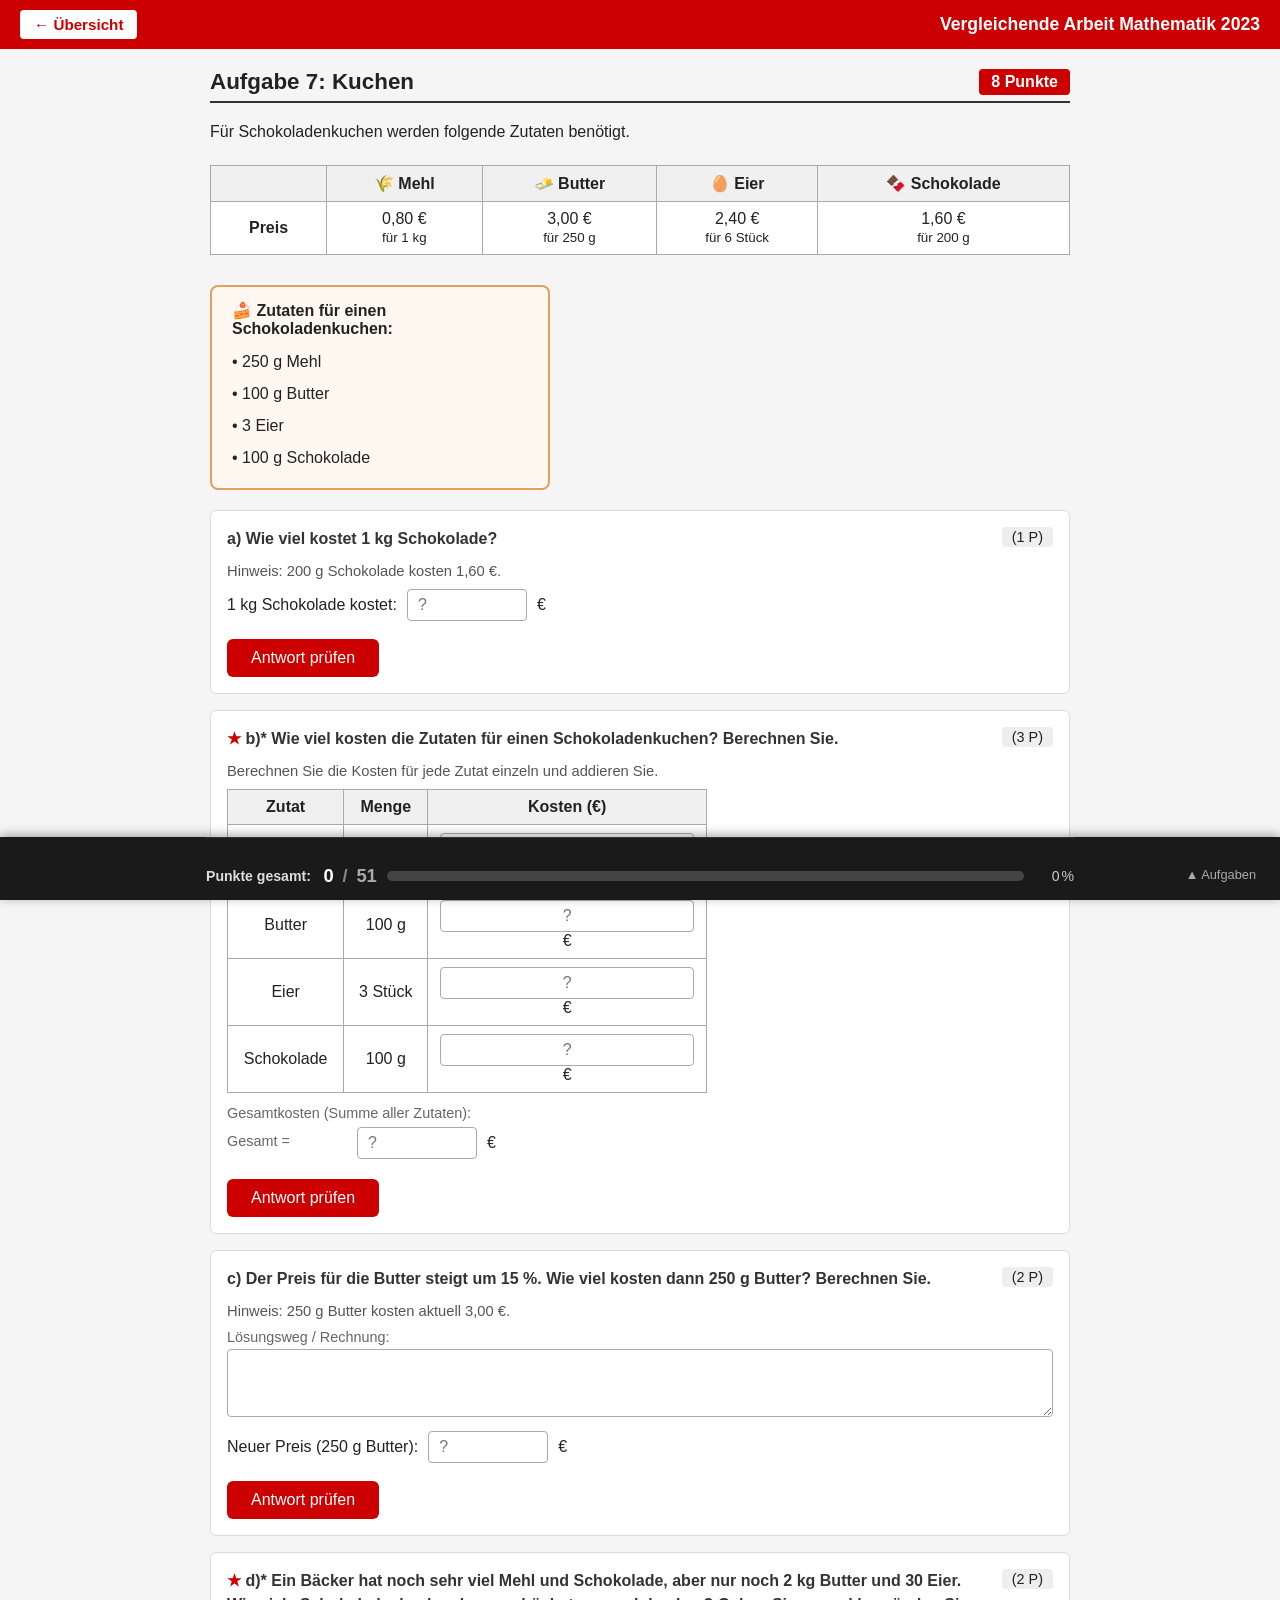
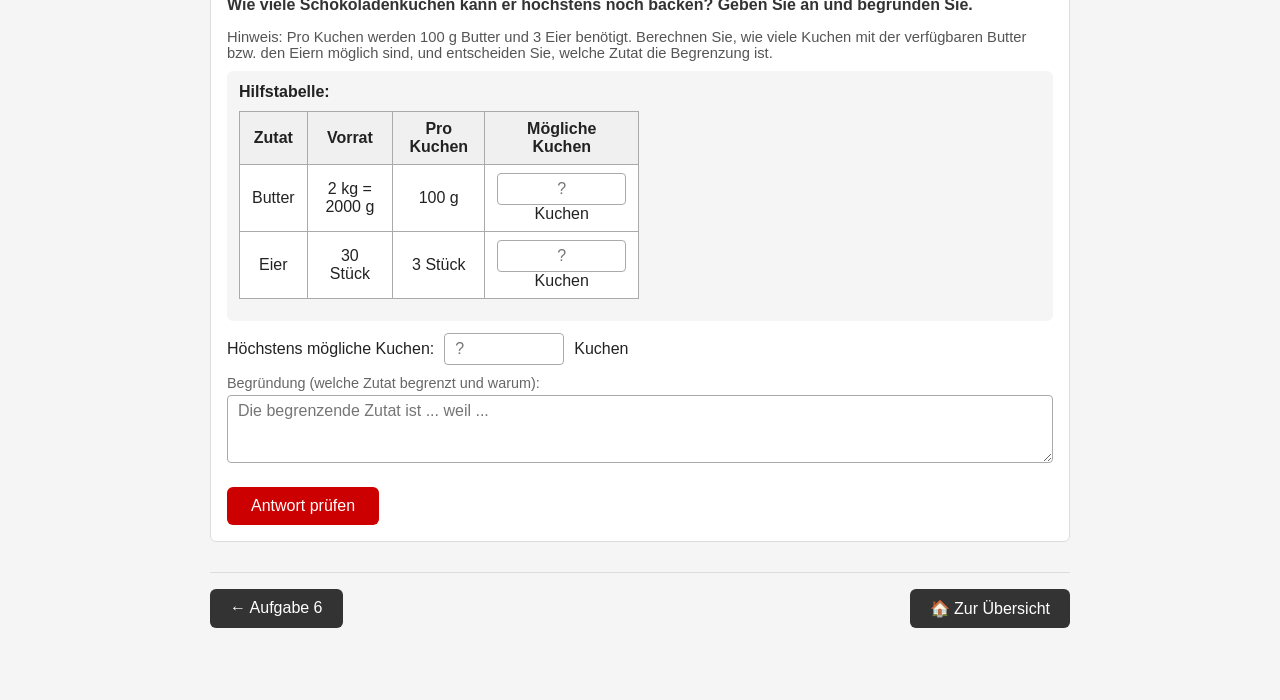
<file: aufgabe7.html>
<!DOCTYPE html>
<html lang="de">
<head>
    <meta charset="UTF-8">
    <meta name="viewport" content="width=device-width, initial-scale=1.0">
    <title>Aufgabe 7 – Kuchen</title>
    <link rel="stylesheet" href="style.css">
</head>
<body>
<div class="page-header">
    <a href="index.html" class="back-btn">← Übersicht</a>
    <h2>Vergleichende Arbeit Mathematik 2023</h2>
</div>
<div class="task-page">
    <div class="task-title">
        Aufgabe 7: Kuchen
        <span class="pts-badge">8 Punkte</span>
    </div>

    <p style="margin-bottom:14px;">Für Schokoladenkuchen werden folgende Zutaten benötigt.</p>

    <!-- Ingredient price table -->
    <div style="overflow-x:auto;margin-bottom:20px;">
    <table style="min-width:420px;">
        <thead>
            <tr>
                <th></th>
                <th>🌾 Mehl</th>
                <th>🧈 Butter</th>
                <th>🥚 Eier</th>
                <th>🍫 Schokolade</th>
            </tr>
        </thead>
        <tbody>
            <tr>
                <td><strong>Preis</strong></td>
                <td>0,80 €<br><small>für 1 kg</small></td>
                <td>3,00 €<br><small>für 250 g</small></td>
                <td>2,40 €<br><small>für 6 Stück</small></td>
                <td>1,60 €<br><small>für 200 g</small></td>
            </tr>
        </tbody>
    </table>
    </div>

    <!-- Recipe box -->
    <div style="background:#fff8f0;border:2px solid #e0a060;border-radius:8px;padding:14px 20px;margin-bottom:20px;max-width:340px;">
        <p style="font-weight:bold;margin-bottom:8px;">🍰 Zutaten für einen Schokoladenkuchen:</p>
        <ul style="list-style:none;padding:0;line-height:2;">
            <li>• 250 g Mehl</li>
            <li>• 100 g Butter</li>
            <li>• 3 Eier</li>
            <li>• 100 g Schokolade</li>
        </ul>
    </div>

    <!-- 7a -->
    <div class="subtask" id="sub7a">
        <div class="subtask-header">
            <div class="subtask-label">a) Wie viel kostet 1 kg Schokolade?</div>
            <div class="subtask-pts">(1 P)</div>
        </div>
        <p style="font-size:0.92rem;color:#555;margin-bottom:10px;">
            Hinweis: 200 g Schokolade kosten 1,60 €.
        </p>
        <div class="input-row">
            <label>1 kg Schokolade kostet:</label>
            <input type="text" id="in7a" placeholder="?"> €
        </div>
        <button class="submit-btn" id="btn7a" onclick="submit7a()">Antwort prüfen</button>
        <div class="feedback" id="fb7a"></div>
    </div>

    <!-- 7b* -->
    <div class="subtask star-task" id="sub7b">
        <div class="subtask-header">
            <div class="subtask-label">b)* Wie viel kosten die Zutaten für einen Schokoladenkuchen? Berechnen Sie.</div>
            <div class="subtask-pts">(3 P)</div>
        </div>
        <p style="font-size:0.92rem;color:#555;margin-bottom:10px;">
            Berechnen Sie die Kosten für jede Zutat einzeln und addieren Sie.
        </p>

        <!-- Step-by-step mini table -->
        <table style="max-width:480px;margin-bottom:12px;">
            <thead>
                <tr><th>Zutat</th><th>Menge</th><th>Kosten (€)</th></tr>
            </thead>
            <tbody>
                <tr>
                    <td>Mehl</td>
                    <td>250 g</td>
                    <td><input type="text" id="cost_mehl" placeholder="?"> €</td>
                </tr>
                <tr>
                    <td>Butter</td>
                    <td>100 g</td>
                    <td><input type="text" id="cost_butter" placeholder="?"> €</td>
                </tr>
                <tr>
                    <td>Eier</td>
                    <td>3 Stück</td>
                    <td><input type="text" id="cost_eier" placeholder="?"> €</td>
                </tr>
                <tr>
                    <td>Schokolade</td>
                    <td>100 g</td>
                    <td><input type="text" id="cost_schoko" placeholder="?"> €</td>
                </tr>
            </tbody>
        </table>

        <div class="work-area">
            <label>Gesamtkosten (Summe aller Zutaten):</label>
            <div class="input-row" style="margin-top:6px;">
                <label>Gesamt =</label>
                <input type="text" id="in7b" placeholder="?"> €
            </div>
        </div>
        <button class="submit-btn" id="btn7b" onclick="submit7b()">Antwort prüfen</button>
        <div class="feedback" id="fb7b"></div>
    </div>

    <!-- 7c -->
    <div class="subtask" id="sub7c">
        <div class="subtask-header">
            <div class="subtask-label">c) Der Preis für die Butter steigt um 15 %. Wie viel kosten dann 250 g Butter? Berechnen Sie.</div>
            <div class="subtask-pts">(2 P)</div>
        </div>
        <p style="font-size:0.92rem;color:#555;margin-bottom:10px;">
            Hinweis: 250 g Butter kosten aktuell 3,00 €.
        </p>
        <div class="work-area">
            <label>Lösungsweg / Rechnung:</label>
            <textarea id="work7c" rows="3" placeholder=""></textarea>
        </div>
        <div class="input-row">
            <label>Neuer Preis (250 g Butter):</label>
            <input type="text" id="in7c" placeholder="?"> €
        </div>
        <button class="submit-btn" id="btn7c" onclick="submit7c()">Antwort prüfen</button>
        <div class="feedback" id="fb7c"></div>
    </div>

    <!-- 7d* -->
    <div class="subtask star-task" id="sub7d">
        <div class="subtask-header">
            <div class="subtask-label">d)* Ein Bäcker hat noch sehr viel Mehl und Schokolade, aber nur noch 2 kg Butter und 30 Eier. Wie viele Schokoladenkuchen kann er höchstens noch backen? Geben Sie an und begründen Sie.</div>
            <div class="subtask-pts">(2 P)</div>
        </div>
        <p style="font-size:0.92rem;color:#555;margin-bottom:10px;">
            Hinweis: Pro Kuchen werden 100 g Butter und 3 Eier benötigt.
            Berechnen Sie, wie viele Kuchen mit der verfügbaren Butter bzw. den Eiern möglich sind, und entscheiden Sie, welche Zutat die Begrenzung ist.
        </p>

        <!-- Step-by-step calculation helper -->
        <div style="background:#f5f5f5;border-radius:6px;padding:12px;margin-bottom:12px;">
            <p style="font-weight:bold;margin-bottom:8px;">Hilfstabelle:</p>
            <table style="max-width:400px;">
                <thead>
                    <tr><th>Zutat</th><th>Vorrat</th><th>Pro Kuchen</th><th>Mögliche Kuchen</th></tr>
                </thead>
                <tbody>
                    <tr>
                        <td>Butter</td>
                        <td>2 kg = 2000 g</td>
                        <td>100 g</td>
                        <td><input type="text" id="d7d_butter" placeholder="?"> Kuchen</td>
                    </tr>
                    <tr>
                        <td>Eier</td>
                        <td>30 Stück</td>
                        <td>3 Stück</td>
                        <td><input type="text" id="d7d_eier" placeholder="?"> Kuchen</td>
                    </tr>
                </tbody>
            </table>
        </div>

        <div class="input-row">
            <label>Höchstens mögliche Kuchen:</label>
            <input type="text" id="in7d" placeholder="?"> Kuchen
        </div>
        <div class="work-area" style="margin-top:10px;">
            <label>Begründung (welche Zutat begrenzt und warum):</label>
            <textarea id="work7d" rows="3" placeholder="Die begrenzende Zutat ist ... weil ..."></textarea>
        </div>
        <button class="submit-btn" id="btn7d" onclick="submit7d()">Antwort prüfen</button>
        <div class="feedback" id="fb7d"></div>
    </div>

    <div class="nav-footer">
        <a href="aufgabe6.html">← Aufgabe 6</a>
        <a href="index.html">🏠 Zur Übersicht</a>
    </div>
</div>

<script src="exam.js"></script>
<script>

// ── helper ──────────────────────────────────────────────
function saveFb(id, fbId, btnId, correct, firstTry, pts, msg) {
    const ts       = getTaskState(id);
    const earned   = firstTry && correct ? pts : (ts.points || 0);
    const badge    = correct && earned > 0
        ? ` <span class="points-earned">+${earned} Punkt${earned !== 1 ? 'e' : ''}</span>`
        : '';
    const fbText   = (correct ? '✓ ' : '✗ ') + msg + badge;
    setTaskState(id, { submitted: true, correct, points: earned, feedbackText: fbText });
    const fbEl     = document.getElementById(fbId);
    fbEl.className = 'feedback ' + (correct ? 'correct' : 'incorrect');
    fbEl.innerHTML = fbText;
    fbEl.style.display = 'block';
    if (correct) {
        const btn = document.getElementById(btnId);
        if (btn) btn.disabled = true;
    }
}

// ── 7a ──────────────────────────────────────────────────
// 200 g → 1,60 €   →   1000 g → 8,00 €
function submit7a() {
    const ts       = getTaskState('A7a');
    const firstTry = !ts.submitted;
    const val      = parseGerman(document.getElementById('in7a').value);
    const correct  = approxEqual(val, 8.00, 0.01);
    const msg = correct
        ? 'Richtig! 200 g kosten 1,60 €, also kostet 1 kg (= 1000 g = 5 × 200 g) ' +
          '5 × 1,60 € = 8,00 €.'
        : 'Nicht korrekt. Tipp: Berechnen Sie zuerst den Preis für 1 g ' +
          '(1,60 € ÷ 200) und multiplizieren Sie dann mit 1000.';
    saveFb('A7a', 'fb7a', 'btn7a', correct, firstTry, correct && firstTry ? 1 : 0, msg);
}

// ── 7b* ─────────────────────────────────────────────────
// Mehl:      250 g  →  0,80 € / 1000 g  × 250  =  0,20 €
// Butter:    100 g  →  3,00 € / 250 g   × 100  =  1,20 €
// Eier:      3 St.  →  2,40 € / 6 St.   × 3    =  1,20 €
// Schokolade:100 g  →  1,60 € / 200 g   × 100  =  0,80 €
// Gesamt                                         =  3,40 €
function submit7b() {
    const ts       = getTaskState('A7b');
    const firstTry = !ts.submitted;

    const mehl   = parseGerman(document.getElementById('cost_mehl').value);
    const butter = parseGerman(document.getElementById('cost_butter').value);
    const eier   = parseGerman(document.getElementById('cost_eier').value);
    const schoko = parseGerman(document.getElementById('cost_schoko').value);
    const total  = parseGerman(document.getElementById('in7b').value);

    const mehlOk   = approxEqual(mehl,   0.20, 0.01);
    const butterOk = approxEqual(butter, 1.20, 0.01);
    const eierOk   = approxEqual(eier,   1.20, 0.01);
    const schokoOk = approxEqual(schoko, 0.80, 0.01);
    const totalOk  = approxEqual(total,  3.40, 0.02);

    const allCorrect = mehlOk && butterOk && eierOk && schokoOk && totalOk;

    let msg;
    if (allCorrect) {
        msg = 'Richtig! Mehl: 0,20 € | Butter: 1,20 € | Eier: 1,20 € | ' +
              'Schokolade: 0,80 € → Gesamt: 3,40 €';
    } else {
        const hints = [];
        if (!mehlOk)
            hints.push('Mehl: 250 g × (0,80 € ÷ 1000 g) = 0,20 €');
        if (!butterOk)
            hints.push('Butter: 100 g × (3,00 € ÷ 250 g) = 1,20 €');
        if (!eierOk)
            hints.push('Eier: 3 × (2,40 € ÷ 6) = 1,20 €');
        if (!schokoOk)
            hints.push('Schokolade: 100 g × (1,60 € ÷ 200 g) = 0,80 €');
        if (!totalOk && hints.length === 0)
            hints.push('Prüfen Sie die Summe aller Einzelkosten.');
        msg = 'Nicht alle Werte korrekt. Hinweise: ' + hints.join(' | ');
    }

    saveFb('A7b', 'fb7b', 'btn7b', allCorrect, firstTry,
           allCorrect && firstTry ? 3 : 0, msg);
}

// ── 7c ──────────────────────────────────────────────────
// 3,00 € × 1,15 = 3,45 €
function submit7c() {
    const ts       = getTaskState('A7c');
    const firstTry = !ts.submitted;
    const val      = parseGerman(document.getElementById('in7c').value);
    const correct  = approxEqual(val, 3.45, 0.01);
    const msg = correct
        ? 'Richtig! 3,00 € × 1,15 = 3,45 €  ' +
          '(oder: 15 % von 3,00 € = 0,45 €  →  3,00 + 0,45 = 3,45 €)'
        : 'Nicht korrekt. Tipp: Berechnen Sie 15 % von 3,00 € und addieren ' +
          'Sie diesen Betrag zum ursprünglichen Preis.';
    saveFb('A7c', 'fb7c', 'btn7c', correct, firstTry, correct && firstTry ? 2 : 0, msg);
}

// ── 7d* ─────────────────────────────────────────────────
// Butter: 2000 g ÷ 100 g = 20 Kuchen
// Eier:   30    ÷ 3      = 10 Kuchen   ← begrenzend
// Antwort: 10 Kuchen
function submit7d() {
    const ts       = getTaskState('A7d');
    const firstTry = !ts.submitted;

    const butterCakes = parseInt(document.getElementById('d7d_butter').value);
    const eierCakes   = parseInt(document.getElementById('d7d_eier').value);
    const answer      = parseInt(document.getElementById('in7d').value);

    const butterOk = butterCakes === 20;
    const eierOk   = eierCakes   === 10;
    const answerOk = answer      === 10;

    const correct = butterOk && eierOk && answerOk;

    let msg;
    if (correct) {
        msg = 'Richtig! Butter reicht für 2000 g ÷ 100 g = 20 Kuchen. ' +
              'Eier reichen für 30 ÷ 3 = 10 Kuchen. ' +
              'Die Eier sind die begrenzende Zutat → höchstens 10 Kuchen.';
    } else {
        const hints = [];
        if (!butterOk)
            hints.push('Butter: 2 kg = 2000 g, pro Kuchen 100 g → 2000 ÷ 100 = ? Kuchen');
        if (!eierOk)
            hints.push('Eier: 30 Stück, pro Kuchen 3 → 30 ÷ 3 = ? Kuchen');
        if (butterOk && eierOk && !answerOk)
            hints.push('Der Bäcker kann nur so viele Kuchen backen, wie die ' +
                       'knappste Zutat erlaubt. Welcher Wert ist kleiner?');
        msg = 'Nicht korrekt. Hinweise: ' + hints.join(' | ');
    }

    saveFb('A7d', 'fb7d', 'btn7d', correct, firstTry,
           correct && firstTry ? 2 : 0, msg);
}

// ── Restore saved state on page load ────────────────────
(function restoreAll() {
    // Simple restore for feedback + button disable
    [
        ['A7a', 'fb7a', 'btn7a'],
        ['A7b', 'fb7b', 'btn7b'],
        ['A7c', 'fb7c', 'btn7c'],
        ['A7d', 'fb7d', 'btn7d'],
    ].forEach(([id, fb, btn]) => {
        const ts = getTaskState(id);
        if (!ts.submitted) return;
        const fbEl = document.getElementById(fb);
        if (fbEl) {
            fbEl.className   = 'feedback ' + (ts.correct ? 'correct' : 'incorrect');
            fbEl.innerHTML   = ts.feedbackText || '';
            fbEl.style.display = 'block';
        }
        if (ts.correct) {
            const b = document.getElementById(btn);
            if (b) b.disabled = true;
        }
    });

    // Pre-fill correct individual costs for 7b if already solved
    const ts7b = getTaskState('A7b');
    if (ts7b.submitted && ts7b.correct) {
        document.getElementById('cost_mehl').value   = '0,20';
        document.getElementById('cost_butter').value = '1,20';
        document.getElementById('cost_eier').value   = '1,20';
        document.getElementById('cost_schoko').value = '0,80';
        document.getElementById('in7b').value        = '3,40';
    }

    // Pre-fill correct helper table for 7d if already solved
    const ts7d = getTaskState('A7d');
    if (ts7d.submitted && ts7d.correct) {
        document.getElementById('d7d_butter').value = '20';
        document.getElementById('d7d_eier').value   = '10';
        document.getElementById('in7d').value       = '10';
    }
})();
</script>
</body>
</html>
</file>
<file: style.css>
/* style.css */
* {
    box-sizing: border-box;
    margin: 0;
    padding: 0;
}

body {
    font-family: Arial, sans-serif;
    font-size: 16px;
    background: #f5f5f5;
    color: #222;
    min-height: 100vh;
}

/* ── HEADER ── */
.page-header {
    background: #c00;
    color: white;
    padding: 10px 20px;
    display: flex;
    justify-content: space-between;
    align-items: center;
}
.page-header h2 { font-size: 1.1rem; }
.back-btn {
    background: white;
    color: #c00;
    border: none;
    padding: 6px 14px;
    border-radius: 4px;
    cursor: pointer;
    font-weight: bold;
    text-decoration: none;
    font-size: 0.95rem;
}

/* ── COVER ── */
.cover-page { max-width: 900px; margin: 0 auto; padding: 20px; }
.header {
    display: flex;
    justify-content: space-between;
    align-items: flex-start;
    border-bottom: 2px solid #c00;
    padding-bottom: 10px;
    margin-bottom: 20px;
}
.berlin-logo {
    display: flex;
    align-items: center;
    gap: 8px;
    border: 2px solid #c00;
    padding: 6px 12px;
    border-radius: 4px;
}
.berlin-text { color: #c00; font-weight: bold; font-size: 1.2rem; }
.bear { font-size: 1.4rem; }
.cover-content h1 {
    font-size: 1.8rem;
    text-align: center;
    margin-bottom: 16px;
    line-height: 1.3;
}
.cover-content h2 { text-align: center; margin: 12px 0 4px; font-size: 1.3rem; }
.cover-content h3 { text-align: center; margin-bottom: 16px; font-weight: normal; }
.cover-content ul { margin: 0 0 16px 24px; line-height: 1.6; }
.info-grid {
    display: grid;
    grid-template-columns: auto 1fr;
    gap: 6px 16px;
    margin: 16px 0;
}
.hints-box {
    border: 1px solid #333;
    padding: 12px 16px;
    margin: 16px 0;
    border-radius: 4px;
    background: #fff;
}
.hints-box ul { margin-left: 20px; margin-top: 6px; line-height: 1.7; }
.student-info {
    display: flex;
    gap: 16px;
    align-items: center;
    flex-wrap: wrap;
    background: #fff;
    border: 1px solid #aaa;
    padding: 12px;
    border-radius: 4px;
    margin-bottom: 20px;
}
.student-info label { display: flex; align-items: center; gap: 8px; }
.student-info input {
    border: 1px solid #aaa;
    border-bottom: 2px solid #333;
    background: transparent;
    padding: 4px 8px;
    font-size: 1rem;
    outline: none;
    border-radius: 4px;
    width: 180px;
}
.student-info button {
    background: #c00;
    color: white;
    border: none;
    padding: 6px 16px;
    border-radius: 4px;
    cursor: pointer;
    font-size: 0.95rem;
}

/* ── SCORE OVERVIEW ── */
.score-overview {
    background: white;
    border: 1px solid #ddd;
    border-radius: 6px;
    padding: 16px;
    margin-bottom: 20px;
}
.score-overview h3 { margin-bottom: 12px; color: #c00; }
#scoreGrid {
    display: grid;
    grid-template-columns: repeat(auto-fill, minmax(130px, 1fr));
    gap: 8px;
    margin-bottom: 12px;
}
.score-item {
    background: #f0f0f0;
    border-radius: 4px;
    padding: 8px;
    text-align: center;
    font-size: 0.9rem;
}
.score-item .pts { font-size: 1.2rem; font-weight: bold; color: #c00; }
.total-score { font-size: 1.2rem; font-weight: bold; text-align: right; }

/* ── NAV GRID ── */
.task-nav h3 { margin-bottom: 12px; }
.nav-grid {
    display: grid;
    grid-template-columns: repeat(auto-fill, minmax(180px, 1fr));
    gap: 12px;
}
.nav-btn {
    background: white;
    border: 2px solid #c00;
    color: #c00;
    padding: 16px 12px;
    border-radius: 6px;
    text-align: center;
    text-decoration: none;
    display: block;
    transition: background 0.2s, color 0.2s;
    font-weight: bold;
    line-height: 1.4;
}
.nav-btn:hover { background: #c00; color: white; }
.nav-btn small { font-weight: normal; font-size: 0.85rem; }

/* ── TASK PAGE ── */
.task-page { max-width: 900px; margin: 0 auto; padding: 20px; }
.task-title {
    font-size: 1.4rem;
    font-weight: bold;
    border-bottom: 2px solid #333;
    padding-bottom: 6px;
    margin-bottom: 20px;
    display: flex;
    justify-content: space-between;
    align-items: center;
}
.task-title .pts-badge {
    background: #c00;
    color: white;
    padding: 4px 12px;
    border-radius: 4px;
    font-size: 1rem;
}

/* ── SUBTASK ── */
.subtask {
    background: white;
    border: 1px solid #ddd;
    border-radius: 6px;
    padding: 16px;
    margin-bottom: 16px;
}
.subtask-header {
    display: flex;
    justify-content: space-between;
    align-items: flex-start;
    margin-bottom: 12px;
}
.subtask-label {
    font-weight: bold;
    font-size: 1rem;
    color: #333;
    flex: 1;
    line-height: 1.5;
}
.subtask-pts {
    background: #eee;
    padding: 2px 10px;
    border-radius: 4px;
    font-size: 0.9rem;
    white-space: nowrap;
    margin-left: 12px;
}
.star-task .subtask-label::before { content: "★ "; color: #c00; }

/* ── INPUTS ── */
input[type=text], input[type=number], textarea {
    border: 1px solid #aaa;
    border-radius: 4px;
    padding: 6px 10px;
    font-size: 1rem;
    outline: none;
    width: 100%;
    font-family: Arial, sans-serif;
}
input[type=text]:focus, input[type=number]:focus, textarea:focus {
    border-color: #c00;
    box-shadow: 0 0 0 2px rgba(200,0,0,0.15);
}
textarea { resize: vertical; min-height: 60px; }

/* ── RADIO / CHECKBOX ── */
.options { display: flex; flex-wrap: wrap; gap: 12px; margin: 10px 0; }
.option-label {
    display: flex;
    align-items: center;
    gap: 8px;
    cursor: pointer;
    padding: 8px 14px;
    border: 2px solid #ddd;
    border-radius: 6px;
    background: white;
    transition: border-color 0.2s;
    font-size: 1rem;
}
.option-label:hover { border-color: #c00; }
.option-label input { width: auto; }
.option-label.selected { border-color: #c00; background: #fff5f5; }

/* ── BUTTONS ── */
.submit-btn {
    background: #c00;
    color: white;
    border: none;
    padding: 10px 24px;
    border-radius: 6px;
    cursor: pointer;
    font-size: 1rem;
    margin-top: 10px;
    transition: background 0.2s;
}
.submit-btn:hover { background: #a00; }
.submit-btn:disabled { background: #aaa; cursor: not-allowed; }

/* ── FEEDBACK ── */
.feedback {
    margin-top: 10px;
    padding: 10px 14px;
    border-radius: 6px;
    font-size: 0.95rem;
    display: none;
}
.feedback.correct {
    background: #e6f9ec;
    border: 1px solid #4caf50;
    color: #2e7d32;
    display: block;
}
.feedback.incorrect {
    background: #fdecea;
    border: 1px solid #f44336;
    color: #b71c1c;
    display: block;
}
.feedback.info {
    background: #e3f2fd;
    border: 1px solid #2196f3;
    color: #0d47a1;
    display: block;
}

/* ── NUMBER LINE (Task 1a) ── */
.number-line-container {
    position: relative;
    margin: 20px 0;
    padding: 10px 0;
}
#numberLineCanvas {
    width: 100%;
    max-width: 600px;
    cursor: pointer;
    display: block;
    margin: 0 auto;
}

/* ── FRACTION GRID (Task 1b) ── */
.fraction-grid-canvas { display: block; margin: 10px auto; }

/* ── INLINE INPUT ROW ── */
.input-row {
    display: flex;
    align-items: center;
    gap: 10px;
    margin: 8px 0;
    flex-wrap: wrap;
}
.input-row label { min-width: 120px; }
.input-row input[type=text], .input-row input[type=number] {
    width: 120px;
}

/* ── TABLE ── */
table {
    border-collapse: collapse;
    width: 100%;
    margin: 10px 0;
    background: white;
}
th, td {
    border: 1px solid #aaa;
    padding: 8px 12px;
    text-align: center;
}
th { background: #f0f0f0; font-weight: bold; }
td input { width: 100px; text-align: center; }

/* ── CHART CANVAS ── */
.chart-container { margin: 10px 0; overflow-x: auto; }
canvas { max-width: 100%; }

/* ── NAV FOOTER ── */
.nav-footer {
    display: flex;
    justify-content: space-between;
    margin-top: 30px;
    padding-top: 16px;
    border-top: 1px solid #ddd;
    flex-wrap: wrap;
    gap: 10px;
}
.nav-footer a, .nav-footer button {
    background: #333;
    color: white;
    border: none;
    padding: 10px 20px;
    border-radius: 6px;
    text-decoration: none;
    cursor: pointer;
    font-size: 1rem;
}
.nav-footer a:hover, .nav-footer button:hover { background: #555; }

/* ── COORDINATE SYSTEM ── */
.coord-canvas { display: block; margin: 10px auto; cursor: crosshair; }

/* ── PIE CHART ── */
.pie-container { position: relative; display: inline-block; }

/* ── RESPONSIVE ── */
@media (max-width: 600px) {
    .task-title { font-size: 1.1rem; }
    .nav-grid { grid-template-columns: 1fr 1fr; }
    .options { flex-direction: column; }
    .info-grid { grid-template-columns: 1fr; }
}

/* ── CORRECT/INCORRECT highlights ── */
.subtask.correct-state { border-color: #4caf50; border-width: 2px; }
.subtask.incorrect-state { border-color: #f44336; border-width: 2px; }

/* ── POINTS EARNED BADGE ── */
.points-earned {
    display: inline-block;
    background: #4caf50;
    color: white;
    padding: 2px 10px;
    border-radius: 12px;
    font-size: 0.9rem;
    margin-left: 10px;
}
.points-zero {
    display: inline-block;
    background: #f44336;
    color: white;
    padding: 2px 10px;
    border-radius: 12px;
    font-size: 0.9rem;
    margin-left: 10px;
}

/* Work area */
.work-area {
    margin: 10px 0;
}
.work-area label { display: block; font-size: 0.9rem; color: #666; margin-bottom: 4px; }

/* Quader net drawing */
.quader-net { display: block; margin: 0 auto; }

/* ── SLIDER on numberline ── */
.nl-marker { fill: #c00; }

/* ══════════════════════════════════════════════════════════════════════════
   FLOATING SCORE BAR
   ══════════════════════════════════════════════════════════════════════════ */

#globalScoreBar {
    position: fixed;
    bottom: 0;
    left: 0;
    right: 0;
    z-index: 200;
    background: #1a1a1a;
    color: #fff;
    box-shadow: 0 -2px 10px rgba(0,0,0,.35);
    font-size: 0.92rem;
    transition: height 0.2s;
}

#gsb-inner {
    max-width: 900px;
    margin: 0 auto;
    padding: 0 16px;
}

/* ── always-visible total row ── */
#gsb-total {
    display: flex;
    align-items: center;
    gap: 10px;
    height: 48px;
    flex-wrap: nowrap;
    overflow: hidden;
}

#gsb-label {
    font-weight: bold;
    white-space: nowrap;
    color: #ddd;
    font-size: 0.88rem;
}

#gsb-fraction {
    font-size: 1.15rem;
    font-weight: bold;
    white-space: nowrap;
    min-width: 56px;
    text-align: right;
}

#gsb-earned { color: #fff; }
#gsb-sep    { color: #888; }
#gsb-max    { color: #aaa; }

/* progress track */
#gsb-bar-track {
    flex: 1;
    min-width: 60px;
    height: 10px;
    background: #444;
    border-radius: 5px;
    overflow: hidden;
}
#gsb-bar-fill {
    height: 100%;
    border-radius: 5px;
    background: #43a047;
    transition: width 0.4s ease, background 0.4s ease;
    width: 0%;
}

#gsb-pct {
    font-size: 0.88rem;
    color: #ccc;
    white-space: nowrap;
    min-width: 40px;
    text-align: right;
}

/* ── toggle button ── */
#gsb-toggle {
    background: none;
    border: none;
    color: #aaa;
    cursor: pointer;
    font-size: 0.8rem;
    padding: 4px 8px;
    border-radius: 4px;
    white-space: nowrap;
    position: absolute;
    bottom: 14px;
    right: 16px;
    transition: color 0.15s, background 0.15s;
}
#gsb-toggle:hover {
    color: #fff;
    background: #333;
}

/* ── breakdown panel (shown when expanded) ── */
#gsb-breakdown {
    border-top: 1px solid #333;
    padding: 10px 0 4px;
    display: flex;
    flex-direction: column;
    gap: 6px;
}

.gsb-row {
    display: flex;
    align-items: center;
    gap: 10px;
    padding: 2px 0;
}

.gsb-name {
    min-width: 160px;
    color: #ccc;
    font-size: 0.85rem;
    white-space: nowrap;
}
.gsb-name small {
    color: #888;
    font-size: 0.78rem;
}

.gsb-pts {
    min-width: 44px;
    text-align: right;
    font-weight: bold;
    font-size: 0.9rem;
    color: #fff;
    white-space: nowrap;
}

.gsb-mini-track {
    flex: 1;
    height: 7px;
    background: #444;
    border-radius: 4px;
    overflow: hidden;
    min-width: 40px;
}
.gsb-mini-fill {
    display: block;
    height: 100%;
    border-radius: 4px;
    transition: width 0.4s ease;
}

/* ── body padding so content isn't hidden behind the bar ── */
body { padding-bottom: 52px; }

/* ── expanded state adds more height ── */
#globalScoreBar.expanded { /* height grows naturally */ }

/* ── Responsive tweaks ── */
@media (max-width: 500px) {
    #gsb-label  { display: none; }
    #gsb-toggle { font-size: 0.72rem; padding: 3px 6px; bottom: 12px; right: 8px; }
    .gsb-name   { min-width: 110px; font-size: 0.78rem; }
    #gsb-fraction { font-size: 1rem; }
}
</file>
